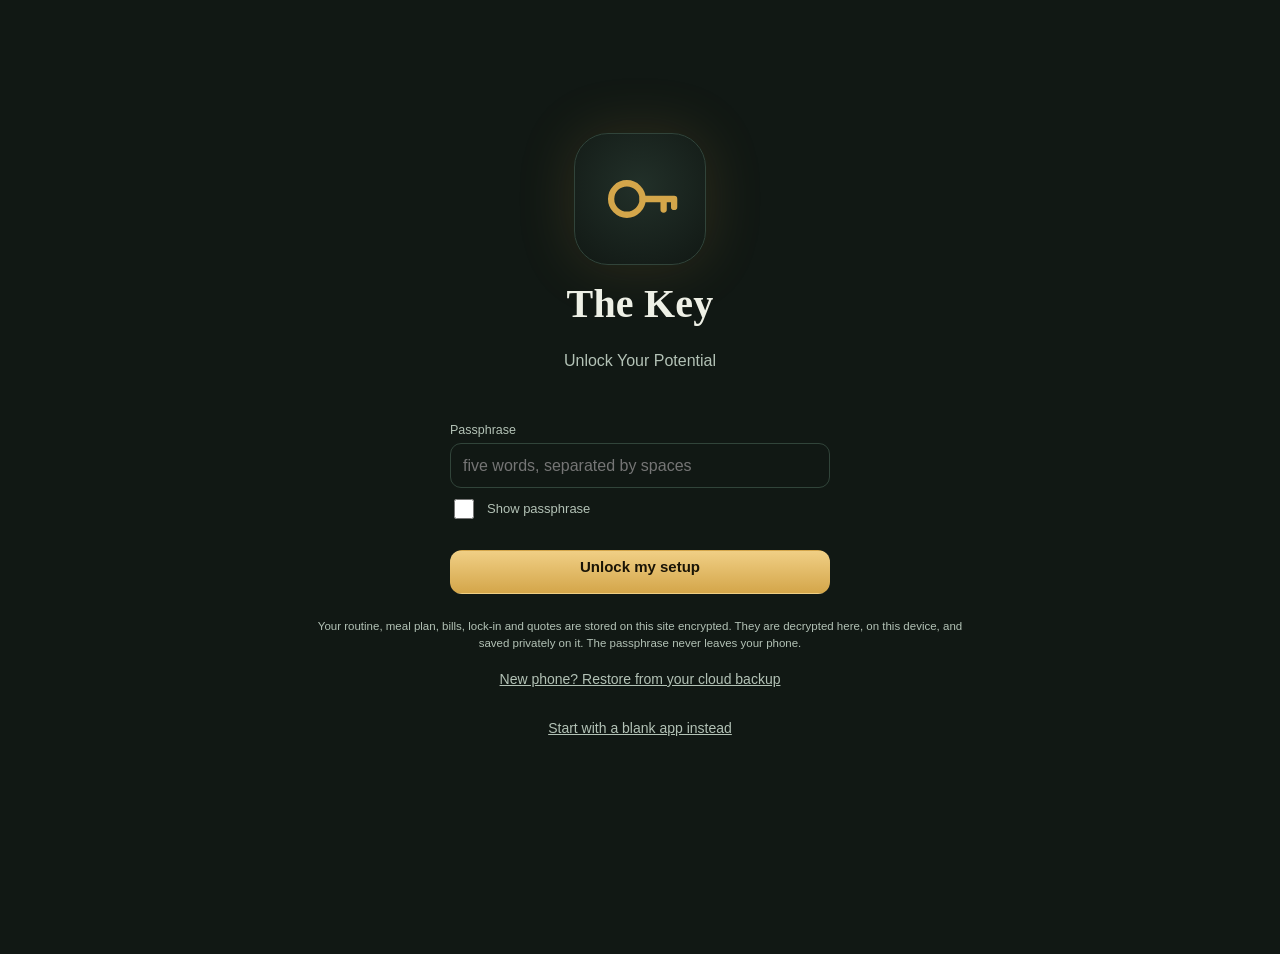
<file: index.html>
<!DOCTYPE html>
<html lang="en-GB">
<head>
  <meta charset="utf-8">
  <meta name="viewport" content="width=device-width, initial-scale=1, viewport-fit=cover">
  <title>The Key</title>
  <meta name="description" content="The Key — a private, phone-first personal operating system.">
  <meta name="theme-color" content="#111814">
  <meta name="apple-mobile-web-app-capable" content="yes">
  <meta name="mobile-web-app-capable" content="yes">
  <meta name="apple-mobile-web-app-status-bar-style" content="black-translucent">
  <meta name="apple-mobile-web-app-title" content="The Key">
  <link rel="manifest" href="manifest.webmanifest">
  <link rel="icon" type="image/png" sizes="192x192" href="icons/icon-192.png">
  <link rel="apple-touch-icon" href="icons/apple-touch-icon.png">
  <link rel="stylesheet" href="css/styles.css">
</head>
<body>
  <main id="app" aria-live="polite"></main>
  <nav class="tabs" aria-label="Main">
    <div class="inner" id="navInner"></div>
  </nav>
  <div id="overlay"></div>
  <noscript>The Key needs JavaScript enabled.</noscript>
  <script src="js/gazette.js"></script>
  <script src="js/data.js"></script>
  <script src="js/core.js"></script>
  <script src="js/discover.js"></script>
  <script src="js/app.js"></script>
</body>
</html>
</file>
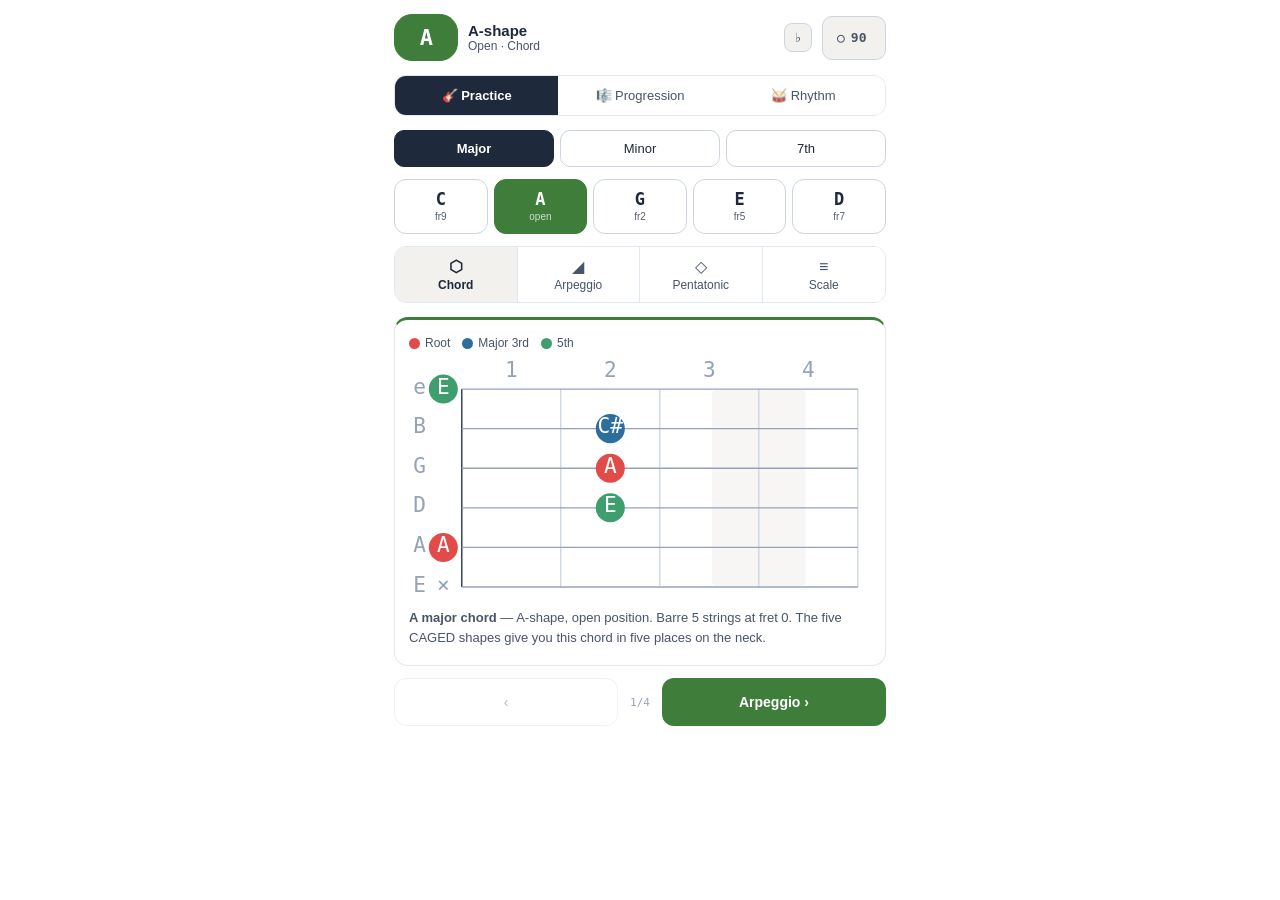
<file: guitar/index.html>
<!DOCTYPE html>
<html lang="en">
<head>
<meta charset="UTF-8"/>
<meta name="viewport" content="width=device-width,initial-scale=1,viewport-fit=cover,user-scalable=no"/>
<title>CAGED Practice</title>
<meta name="apple-mobile-web-app-capable" content="yes"/>
<meta name="apple-mobile-web-app-status-bar-style" content="default"/>
<meta name="apple-mobile-web-app-title" content="CAGED"/>
<meta name="mobile-web-app-capable" content="yes"/>
<meta name="theme-color" content="#ffffff"/>
<link rel="apple-touch-icon" href="data:image/svg+xml,%3Csvg xmlns='http://www.w3.org/2000/svg' viewBox='0 0 100 100'%3E%3Crect width='100' height='100' rx='20' fill='%233F7D3A'/%3E%3Ctext x='50' y='62' font-family='monospace' font-size='44' font-weight='800' fill='white' text-anchor='middle'%3ECAGED%3C/text%3E%3C/svg%3E"/>
<style>
*{box-sizing:border-box;margin:0;padding:0;-webkit-tap-highlight-color:transparent}
body{font-family:-apple-system,'Segoe UI',Roboto,Helvetica,Arial,sans-serif;background:#fff;color:#1e293b}
#app{max-width:520px;margin:0 auto;padding:14px 14px 40px}
button{font-family:inherit;cursor:pointer;transition:background .15s,border-color .15s,color .15s}
.mono{font-family:'SF Mono','Menlo',Consolas,monospace}

/* ── Main tabs ── */
#mainTabs{display:grid;grid-template-columns:1fr 1fr 1fr;border:.5px solid #e2e8f0;
  border-radius:12px;overflow:hidden;margin-bottom:14px}
.main-tab{padding:12px 4px;text-align:center;font-size:13px;font-weight:500;
  background:#fff;color:#475569;border:none}
.main-tab.active{background:#1e293b;color:#fff;font-weight:600}

/* ── Top bar ── */
#topbar{display:flex;align-items:center;gap:10px;margin-bottom:14px}
#keyBtn{display:flex;align-items:center;justify-content:center;padding:10px 16px;border-radius:18px;
  color:#fff;font-size:22px;font-weight:800;letter-spacing:-.5px;flex-shrink:0;min-width:64px;border:none}
#shapeLabel{font-weight:600;font-size:15px;white-space:nowrap;overflow:hidden;text-overflow:ellipsis}
#posLabel{font-size:12px;color:#475569}
#flatBtn{padding:6px 10px;border-radius:8px;font-size:13px;border:.5px solid #cbd5e1;
  background:#f3f1ee;color:#475569;flex-shrink:0}
#metBtn{display:flex;align-items:center;gap:6px;padding:8px 14px;min-height:44px;min-width:64px;border-radius:10px;touch-action:manipulation;
  font-size:13px;font-weight:600;flex-shrink:0;border:.5px solid #cbd5e1;
  background:#f3f1ee;color:#475569;position:relative}
#metBtn.running{background:#3F9E6E;color:#fff;border-color:#3F9E6E}
#metPopover{display:none;position:absolute;top:calc(100% + 6px);right:0;z-index:20;
  width:230px;padding:14px;background:#fff;border:.5px solid #cbd5e1;
  border-radius:12px;box-shadow:0 4px 16px rgba(0,0,0,.12)}
#metPopover.open{display:block}
#bpmDisplay{font-size:24px;font-weight:700;min-width:56px;text-align:center;color:#1e293b}
.met-row{display:flex;align-items:center;justify-content:center;gap:10px;margin-bottom:10px}
.met-adj{width:32px;height:32px;border-radius:8px;font-size:16px;font-weight:700;
  border:.5px solid #cbd5e1;background:#f3f1ee;color:#1e293b}
.met-adj-sm{width:26px;height:26px;border-radius:6px;font-size:14px;font-weight:700;
  border:.5px solid #cbd5e1;background:#f3f1ee;color:#1e293b}
.met-bpm-label{font-size:11px;color:#94a3b8;text-align:center;margin-bottom:10px;
  text-transform:uppercase;letter-spacing:.06em}
.met-section-label{font-size:10px;color:#94a3b8;text-transform:uppercase;
  letter-spacing:.06em;margin:12px 0 6px}
.met-btn{width:100%;padding:10px 0;border-radius:10px;font-size:13px;font-weight:600;
  border:.5px solid #cbd5e1;background:#f3f1ee;color:#1e293b;margin-bottom:0}
#subdivRow{display:flex;gap:5px;margin-bottom:0}
.subdiv-btn{flex:1;padding:8px 0;border-radius:8px;font-size:15px;
  border:.5px solid #cbd5e1;background:#fff;color:#1e293b}
.subdiv-btn.active{background:#1e293b;color:#fff;border-color:#1e293b}
.ct-row{display:flex;align-items:center;justify-content:space-between;margin-bottom:6px}
.ct-label{font-size:12px;color:#475569}
.ct-stepper{display:flex;align-items:center;gap:8px}
#barsPerChordVal{font-size:14px;font-weight:700;min-width:18px;text-align:center;color:#1e293b}
.ct-hint{font-size:10px;color:#94a3b8;line-height:1.4}
#metStartStop{width:100%;padding:14px 0;min-height:48px;touch-action:manipulation;border-radius:10px;font-size:13px;
  font-weight:600;color:#fff;border:none;background:#3F9E6E;margin-top:12px}
#metStartStop.running{background:#E14B4A}

/* ── Tab 1 styles ── */
#tab1{display:block}
#tab2{display:none}
#keyPicker{display:none;margin-bottom:14px;padding:10px;background:#f3f1ee;
  border-radius:10px;border:.5px solid #e2e8f0}
#keyPicker.open{display:block}
#keyGrid{display:grid;grid-template-columns:repeat(6,1fr);gap:6px}
.key-btn{padding:10px 0;border-radius:8px;font-size:14px;font-weight:400;
  border:.5px solid #e2e8f0;background:#fff;color:#1e293b;text-align:center}
.key-btn.active{color:#fff;font-weight:600}
#qualityBar{display:flex;gap:6px;margin-bottom:12px}
.qual-btn{flex:1;padding:10px 4px;border-radius:10px;font-size:13px;font-weight:400;
  border:.5px solid #cbd5e1;background:#fff;color:#1e293b}
.qual-btn.active{background:#1e293b;color:#fff;border-color:#1e293b;font-weight:600}
#shapeBar{display:flex;gap:6px;margin-bottom:12px}
.shape-btn{flex:1;padding:11px 4px;border-radius:12px;text-align:center;
  border:.5px solid #cbd5e1;background:#fff;color:#1e293b}
.shape-btn.active{color:#fff}
.shape-letter{font-size:17px;font-weight:700;line-height:1}
.shape-fret{font-size:10px;opacity:.75;margin-top:3px}
#stepTabs{display:grid;grid-template-columns:repeat(4,1fr);
  border:.5px solid #e2e8f0;border-radius:12px;overflow:hidden;margin-bottom:14px}
.step-tab{padding:10px 4px;text-align:center;font-size:12px;
  background:#fff;color:#475569;font-weight:400;border:none;
  border-right:.5px solid #e2e8f0}
.step-tab:last-child{border-right:none}
.step-tab.active{background:#f3f1ee;color:#1e293b;font-weight:600}
.step-icon{font-size:16px;margin-bottom:2px}
#card{background:#fff;border:.5px solid #e2e8f0;border-radius:14px;
  padding:16px 14px;margin-bottom:12px;border-top-width:3px}
#legend{display:flex;flex-wrap:wrap;gap:6px 12px;margin-bottom:10px}
.legend-dot{width:11px;height:11px;border-radius:50%;flex-shrink:0}
.legend-item{display:flex;align-items:center;gap:5px;font-size:12px;color:#475569}
#fretboard{width:100%;display:block}
#blurb{margin:10px 0 0;font-size:13px;color:#475569;line-height:1.6}
#navRow{display:grid;grid-template-columns:1fr auto 1fr;gap:8px;margin-bottom:14px}
#prevBtn{padding:15px 0;border-radius:12px;border:.5px solid #cbd5e1;
  background:#fff;color:#1e293b;font-size:14px}
#prevBtn:disabled{opacity:.3;cursor:default}
#stepCount{display:flex;align-items:center;font-size:11px;color:#94a3b8;padding:0 4px}
#nextBtn{padding:15px 0;border-radius:12px;color:#fff;font-size:14px;font-weight:600;border:none}
#neckWrap{padding:14px;background:#f3f1ee;border-radius:14px;border:.5px solid #e2e8f0}
#neckLabel{font-size:11px;color:#94a3b8;margin-bottom:8px;text-transform:uppercase;letter-spacing:.08em}
#neckMap{width:100%;display:block}

/* ── Tab 2: Progression ── */
/* Position strip */
#posStrip{display:flex;align-items:center;gap:10px;margin-bottom:16px;
  padding:12px 14px;background:#f3f1ee;border-radius:12px;border:.5px solid #e2e8f0}
#posStripLabel{font-size:11px;color:#94a3b8;text-transform:uppercase;
  letter-spacing:.08em;white-space:nowrap}
#posSliderWrap{flex:1;display:flex;flex-direction:column;gap:4px}
#posSlider{width:100%;accent-color:#1e293b}
#posSliderVal{font-size:13px;font-weight:700;color:#1e293b;text-align:center}

/* Chord view mode tabs */
#viewModeTabs{display:grid;grid-template-columns:repeat(4,1fr);
  border:.5px solid #e2e8f0;border-radius:12px;overflow:hidden;margin-bottom:14px}
.vm-tab{padding:9px 4px;text-align:center;font-size:11px;
  background:#fff;color:#475569;font-weight:400;border:none;
  border-right:.5px solid #e2e8f0}
.vm-tab:last-child{border-right:none}
.vm-tab.active{background:#1e293b;color:#fff;font-weight:600}
.vm-icon{font-size:14px;margin-bottom:1px}

/* Chord list */
#chordList{display:flex;flex-direction:column;gap:6px;margin-bottom:12px}
.prog-chord{display:flex;align-items:center;gap:8px;padding:10px 12px;
  border-radius:12px;border:1.5px solid #e2e8f0;background:#fff;
  cursor:pointer;transition:border-color .15s,background .15s}
.prog-chord.active-chord{border-width:2px}
.prog-chord-num{width:24px;height:24px;border-radius:50%;
  font-size:11px;font-weight:700;display:flex;align-items:center;
  justify-content:center;flex-shrink:0;color:#fff}
.prog-chord-info{flex:1;min-width:0}
.prog-chord-name{font-size:15px;font-weight:700}
.prog-chord-sub{font-size:11px;color:#475569;margin-top:1px}
.prog-chord-del{padding:4px 8px;border-radius:6px;border:.5px solid #e2e8f0;
  background:#f8f8f8;color:#94a3b8;font-size:12px;flex-shrink:0}

/* Add chord row */
#addProgRow{display:flex;gap:6px;margin-bottom:14px;flex-wrap:wrap}
#addKeyGrid{display:grid;grid-template-columns:repeat(6,1fr);gap:5px;
  margin-bottom:8px;padding:10px;background:#f3f1ee;border-radius:10px}
.add-key-btn{padding:8px 0;border-radius:6px;font-size:13px;border:.5px solid #e2e8f0;
  background:#fff;color:#1e293b;text-align:center}
.add-key-btn.active{background:#1e293b;color:#fff;border-color:#1e293b}
#addQualRow{display:flex;gap:5px;margin-bottom:8px}
.add-qual-btn{flex:1;padding:9px 4px;border-radius:8px;font-size:12px;font-weight:500;
  border:.5px solid #cbd5e1;background:#fff;color:#1e293b}
.add-qual-btn.active{background:#1e293b;color:#fff;border-color:#1e293b}
#addConfirmBtn{width:100%;padding:12px;border-radius:10px;border:none;
  background:#1e293b;color:#fff;font-size:14px;font-weight:600;margin-bottom:14px}
#openAddBtn{width:100%;padding:13px;border-radius:12px;border:1.5px dashed #cbd5e1;
  background:#fff;color:#475569;font-size:14px;margin-bottom:14px}
#addPanel{display:none;margin-bottom:0}
#addPanel.open{display:block}

/* Fretboard card */
#seqCard{background:#fff;border:.5px solid #e2e8f0;border-radius:14px;
  padding:16px 14px;border-top:3px solid #1e293b}
#seqLegend{display:flex;flex-wrap:wrap;gap:6px 12px;margin-bottom:10px}
#seqFretboard{width:100%;display:block}
#seqEmpty{text-align:center;padding:32px 16px;color:#94a3b8;font-size:14px;line-height:1.8}
#seqBlurb{margin-top:10px;font-size:13px;color:#475569;line-height:1.6;min-height:20px}

/* highlight/dim states on dots */
.dot-dim{opacity:0.18}
</style>
<link rel="stylesheet" href="rhythm.css"/>
</head>
<body>
<div id="app">

  <!-- Shared top bar -->
  <div id="topbar">
    <button id="keyBtn" class="mono" onclick="toggleKeyPicker()"></button>
    <div style="flex:1;min-width:0">
      <div id="shapeLabel"></div>
      <div id="posLabel"></div>
    </div>
    <button id="flatBtn" onclick="toggleFlats()">♭</button>
    <div id="metWrap" style="position:relative;flex-shrink:0">
      <button id="metBtn" class="mono" onclick="event.stopPropagation();toggleMetPopover()">
        <span id="metDot">○</span><span id="metBpmLabel">90</span>
      </button>
      <div id="metPopover">
        <div class="met-row">
          <button class="met-adj" onclick="adjustBpm(-1)">–</button>
          <div id="bpmDisplay" class="mono">90</div>
          <button class="met-adj" onclick="adjustBpm(1)">+</button>
        </div>
        <div class="met-bpm-label mono">BPM</div>
        <button class="met-btn" onclick="tapTempo()">Tap tempo</button>

        <div class="met-section-label mono">Subdivision</div>
        <div id="subdivRow">
          <button class="subdiv-btn active" onclick="setSubdiv(1)">♩</button>
          <button class="subdiv-btn" onclick="setSubdiv(2)">♪♪</button>
          <button class="subdiv-btn" onclick="setSubdiv(3)">³</button>
        </div>

        <div id="changeTimerBlock">
          <div class="met-section-label mono">Auto chord change</div>
          <div class="ct-row">
            <span class="ct-label">Bars per chord</span>
            <div class="ct-stepper">
              <button class="met-adj-sm" onclick="adjustBarsPerChord(-1)">–</button>
              <span id="barsPerChordVal" class="mono">1</span>
              <button class="met-adj-sm" onclick="adjustBarsPerChord(1)">+</button>
            </div>
          </div>
          <div class="ct-hint" id="ctHint">Cycles your progression as the metronome plays</div>
        </div>

        <button id="metStartStop" onclick="toggleMetronome()">Start</button>
      </div>
    </div>
  </div>

  <!-- Main tab switcher -->
  <div id="mainTabs">
    <button class="main-tab active" onclick="switchMainTab(0)">🎸 Practice</button>
    <button class="main-tab" onclick="switchMainTab(1)">🎼 Progression</button>
    <button class="main-tab" onclick="switchMainTab(2)">🥁 Rhythm</button>
  </div>

  <!-- ══ TAB 1: PRACTICE ══ -->
  <div id="tab1">
    <div id="keyPicker"><div id="keyGrid"></div></div>
    <div id="qualityBar">
      <button class="qual-btn" onclick="setQuality('major')">Major</button>
      <button class="qual-btn" onclick="setQuality('minor')">Minor</button>
      <button class="qual-btn" onclick="setQuality('dom7')">7th</button>
    </div>
    <div id="shapeBar"></div>
    <div id="stepTabs">
      <button class="step-tab" onclick="setStep(0)"><div class="step-icon">⬡</div>Chord</button>
      <button class="step-tab" onclick="setStep(1)"><div class="step-icon">◢</div>Arpeggio</button>
      <button class="step-tab" onclick="setStep(2)"><div class="step-icon">◇</div>Pentatonic</button>
      <button class="step-tab" onclick="setStep(3)"><div class="step-icon">≡</div>Scale</button>
    </div>
    <div id="card">
      <div id="legend"></div>
      <svg id="fretboard" viewBox="0 0 350 178"></svg>
      <p id="blurb"></p>
    </div>
    <div id="navRow">
      <button id="prevBtn" onclick="goPrev()">‹</button>
      <div id="stepCount" class="mono">1/4</div>
      <button id="nextBtn" onclick="goNext()"></button>
    </div>
  </div>

  <!-- ══ TAB 2: PROGRESSION ══ -->
  <div id="tab2">

    <!-- Position picker -->
    <div id="posStrip">
      <div id="posStripLabel" class="mono">Position</div>
      <div id="posSliderWrap">
        <input id="posSlider" type="range" min="0" max="12" step="1" value="0"
          oninput="setNeckPosition(+this.value)"/>
        <div id="posSliderVal">Open position</div>
      </div>
    </div>

    <!-- View mode: what to show per chord -->
    <div id="viewModeTabs">
      <button class="vm-tab active" onclick="setViewMode(0)"><div class="vm-icon">⬡</div>Chord</button>
      <button class="vm-tab" onclick="setViewMode(1)"><div class="vm-icon">◢</div>Arpeggio</button>
      <button class="vm-tab" onclick="setViewMode(2)"><div class="vm-icon">◇</div>Pentatonic</button>
      <button class="vm-tab" onclick="setViewMode(3)"><div class="vm-icon">≡</div>Scale</button>
    </div>

    <!-- Chord list -->
    <div id="chordList"></div>

    <!-- Add chord panel -->
    <button id="openAddBtn" onclick="toggleAddPanel()">+ Add chord</button>
    <div id="addPanel">
      <div id="addKeyGrid"></div>
      <div id="addQualRow">
        <button class="add-qual-btn active" onclick="selectAddQual('major')">Major</button>
        <button class="add-qual-btn" onclick="selectAddQual('minor')">Minor</button>
        <button class="add-qual-btn" onclick="selectAddQual('dom7')">7th</button>
      </div>
      <button id="addConfirmBtn" onclick="confirmAddChord()">Add chord</button>
    </div>

    <!-- Fretboard -->
    <div id="seqCard">
      <div id="seqLegend"></div>
      <svg id="seqFretboard"></svg>
      <div id="seqEmpty">Add chords above, then tap one to focus on it</div>
      <div id="seqBlurb"></div>
    </div>

  </div>

  <!-- ══ TAB 3: RHYTHM TRAINER (built by rhythm.js) ══ -->
  <div id="tab3"></div>
</div>

<script>
// ═══════════════════════════════════════════════════
// MUSIC THEORY
// ═══════════════════════════════════════════════════
const NOTE_DISPLAY=["C","C#","D","D#","E","F","F#","G","G#","A","Bb","B"];
const ENHARMONIC={"C#":"Db","D#":"Eb","F#":"Gb","G#":"Ab","A#":"Bb"};
const STRING_SEMI=[4,11,7,2,9,4];
const STRING_NAMES=['e','B','G','D','A','E'];
function semiToName(n){return NOTE_DISPLAY[((n%12)+12)%12];}

const QUALITIES={
  major:{label:'Major',suffix:'',arpeggio:[0,4,7],arpNames:['R','M3','5'],
    scale:[0,2,4,5,7,9,11],scaleNames:['R','2','M3','4','5','M6','M7'],
    scaleLabel:'Major scale',scaleShort:'Major scale',pentaShort:'Maj. pent.'},
  minor:{label:'Minor',suffix:'m',arpeggio:[0,3,7],arpNames:['R','m3','5'],
    scale:[0,2,3,5,7,8,10],scaleNames:['R','2','m3','4','5','m6','m7'],
    scaleLabel:'Natural minor scale',scaleShort:'Nat. minor',pentaShort:'Min. pent.'},
  dom7:{label:'7th',suffix:'7',arpeggio:[0,4,7,10],arpNames:['R','M3','5','b7'],
    scale:[0,3,5,6,7,10],scaleNames:['R','m3','4','b5','5','b7'],
    scaleLabel:'Blues scale',scaleShort:'Blues scale',pentaShort:'Min. pent.'},
};
const MINOR_PENTA_IV=[0,3,5,7,10],MINOR_PENTA=['R','m3','4','5','m7'];
const MAJOR_PENTA_IV=[0,2,4,7,9],MAJOR_PENTA=['R','2','M3','5','M6'];

const CAGED_SHAPES={
  C:{label:"C-shape",color:"#2D6E9E",rootStr:4,rootFretOffset:3,barreStr:null,scaleWindow:5,
    chords:{major:[{str:4,rf:3,type:'R'},{str:3,rf:2,type:'M3'},{str:2,rf:0,type:'5'},{str:1,rf:1,type:'R'},{str:0,rf:0,type:'M3'}],
      minor:[{str:4,rf:3,type:'R'},{str:3,rf:1,type:'m3'},{str:2,rf:0,type:'5'},{str:1,rf:1,type:'R'}],
      dom7:[{str:4,rf:3,type:'R'},{str:3,rf:2,type:'M3'},{str:2,rf:3,type:'b7'},{str:1,rf:1,type:'R'},{str:0,rf:0,type:'M3'}]}},
  A:{label:"A-shape",color:"#3F7D3A",rootStr:4,rootFretOffset:0,barreStr:5,scaleWindow:4,
    chords:{major:[{str:4,rf:0,type:'R'},{str:3,rf:2,type:'5'},{str:2,rf:2,type:'R'},{str:1,rf:2,type:'M3'},{str:0,rf:0,type:'5'}],
      minor:[{str:4,rf:0,type:'R'},{str:3,rf:2,type:'5'},{str:2,rf:2,type:'R'},{str:1,rf:1,type:'m3'},{str:0,rf:0,type:'5'}],
      dom7:[{str:4,rf:0,type:'R'},{str:3,rf:2,type:'5'},{str:2,rf:0,type:'b7'},{str:1,rf:2,type:'M3'},{str:0,rf:0,type:'5'}]}},
  G:{label:"G-shape",color:"#C17817",rootStr:5,rootFretOffset:3,barreStr:null,scaleWindow:5,
    chords:{major:[{str:5,rf:3,type:'R'},{str:4,rf:2,type:'M3'},{str:3,rf:0,type:'5'},{str:2,rf:0,type:'R'},{str:1,rf:0,type:'M3'},{str:0,rf:3,type:'R'}],
      minor:[{str:5,rf:3,type:'R'},{str:4,rf:1,type:'m3'},{str:3,rf:0,type:'5'},{str:2,rf:0,type:'R'},{str:0,rf:3,type:'R'}],
      dom7:[{str:5,rf:3,type:'R'},{str:4,rf:2,type:'M3'},{str:3,rf:0,type:'5'},{str:2,rf:0,type:'R'},{str:1,rf:0,type:'M3'},{str:0,rf:1,type:'b7'}]}},
  E:{label:"E-shape",color:"#6B4FA0",rootStr:5,rootFretOffset:0,barreStr:6,scaleWindow:5,
    chords:{major:[{str:5,rf:0,type:'R'},{str:4,rf:2,type:'5'},{str:3,rf:2,type:'R'},{str:2,rf:1,type:'M3'},{str:1,rf:0,type:'5'},{str:0,rf:0,type:'R'}],
      minor:[{str:5,rf:0,type:'R'},{str:4,rf:2,type:'5'},{str:3,rf:2,type:'R'},{str:2,rf:0,type:'m3'},{str:1,rf:0,type:'5'},{str:0,rf:0,type:'R'}],
      dom7:[{str:5,rf:0,type:'R'},{str:4,rf:2,type:'5'},{str:3,rf:0,type:'b7'},{str:2,rf:1,type:'M3'},{str:1,rf:0,type:'5'},{str:0,rf:0,type:'R'}]}},
  D:{label:"D-shape",color:"#B8442C",rootStr:3,rootFretOffset:0,barreStr:null,scaleWindow:5,
    chords:{major:[{str:3,rf:0,type:'R'},{str:2,rf:2,type:'5'},{str:1,rf:3,type:'R'},{str:0,rf:2,type:'M3'}],
      minor:[{str:3,rf:0,type:'R'},{str:2,rf:2,type:'5'},{str:1,rf:3,type:'R'},{str:0,rf:1,type:'m3'}],
      dom7:[{str:3,rf:0,type:'R'},{str:2,rf:2,type:'5'},{str:1,rf:1,type:'b7'},{str:0,rf:2,type:'M3'}]}},
};
const SHAPES=['C','A','G','E','D'];
const SEQ_COLORS=['#E14B4A','#2D6E9E','#3F9E6E','#C17817','#6B4FA0','#B8442C'];
const INTERVAL_COLORS={R:'#E14B4A','2':'#D4A017',m3:'#B8442C',M3:'#2D6E9E','4':'#5C6BC0',
  b5:'#A23E8C','5':'#3F9E6E',P5:'#3F9E6E',m6:'#8A6D3B',M6:'#2BA89A','6':'#2BA89A',
  m7:'#C17817',b7:'#C17817','7':'#C17817',M7:'#6B4FA0'};
function getColor(t){return INTERVAL_COLORS[t]||'#888780';}

// ═══════════════════════════════════════════════════
// SHARED HELPERS
// ═══════════════════════════════════════════════════
function getBaseFret(ki,sn){
  const sh=CAGED_SHAPES[sn];
  let rf=((ki-STRING_SEMI[sh.rootStr])%12+12)%12;
  let bf=rf-sh.rootFretOffset; if(bf<0)bf+=12; return bf;
}

// Find the best-fitting CAGED shape for a chord (keyIdx, quality)
// at a given neck position (target fret). Returns the shape whose
// base fret is closest to (and not more than 2 frets above) targetFret.
function bestShapeForPosition(ki,targetFret){
  let best=null,bestDist=999;
  SHAPES.forEach(s=>{
    const bf=getBaseFret(ki,s);
    // distance: how far is the shape's window from targetFret
    // shape window runs bf-1 .. bf+scaleWindow
    const winStart=bf===0?0:Math.max(0,bf-1);
    const dist=Math.abs(winStart-targetFret);
    if(dist<bestDist){bestDist=dist;best=s;}
  });
  return best;
}

// Generate all notes of a set of intervals within a fret window [fMin..fMax]
function notesInWindow(ki,intervals,fMin,fMax){
  const dots=[];
  for(let str=0;str<6;str++){
    const ss=STRING_SEMI[str];
    for(let f=fMin;f<=fMax;f++){
      const note=((ss+f)%12+12)%12;
      const iv=((note-ki)%12+12)%12;
      const idx=intervals.indexOf(iv);
      if(idx!==-1)dots.push({str,fret:f,noteName:semiToName(note),ivIdx:idx,semi:iv});
    }
  }
  return dots;
}

// Is this semitone interval a "strong" chord tone (root or 3rd)?
function isStrongTone(semi){
  return semi===0||semi===3||semi===4; // root, minor 3rd, major 3rd
}

// Chord voicing dots (from CAGED shape definition)
function getChordVoicing(ki,sn,qk){
  const sh=CAGED_SHAPES[sn],bf=getBaseFret(ki,sn),byStr={};
  sh.chords[qk].forEach(d=>{
    const fret=bf+d.rf,note=((STRING_SEMI[d.str]+fret)%12+12)%12;
    byStr[d.str]={...d,fret,noteName:semiToName(note)};
  });
  return Array.from({length:6},(_,s)=>{
    const d=byStr[s];
    if(!d)return{status:'mute',str:s};
    if(d.fret===0)return{status:'open',str:s,dot:d};
    return{status:'fret',str:s,dot:d};
  });
}

// ═══════════════════════════════════════════════════
// SVG HELPERS
// ═══════════════════════════════════════════════════
const NS='http://www.w3.org/2000/svg';
function svgEl(tag,attrs){
  const el=document.createElementNS(NS,tag);
  for(const[k,v]of Object.entries(attrs))el.setAttribute(k,v);
  return el;
}
function svgTxt(x,y,txt,attrs){
  const el=svgEl('text',{x,y,'text-anchor':'middle',
    'font-family':"'SF Mono',Menlo,Consolas,monospace",...attrs});
  el.textContent=String(txt); return el;
}

// ═══════════════════════════════════════════════════
// SHARED FRETBOARD DRAW PRIMITIVES
// ═══════════════════════════════════════════════════
function drawNeck(svg,displayStart,numFrets,strH,PT,PL,PR,PB,VW){
  const STR_COUNT=6,fretW=(VW-PL-PR)/numFrets;
  const VH=PT+(STR_COUNT-1)*strH+PB;
  svg.setAttribute('viewBox',`0 0 ${VW} ${VH}`);
  svg.innerHTML='';
  const isOpen=displayStart===0;
  const MARKERS=new Set([3,5,7,9,12,15,17,19,21,24]);
  // fret numbers
  for(let i=0;i<numFrets;i++){
    const f=isOpen?i+1:displayStart+i;
    if(f>0)svg.appendChild(svgTxt(PL+(i+.5)*fretW,13,f,{fontSize:9.5,fill:'#94a3b8'}));
  }
  // markers
  for(let i=1;i<=numFrets;i++){
    if(MARKERS.has(displayStart+i))
      svg.appendChild(svgEl('rect',{x:PL+(i-.5)*fretW+2,y:PT+1,
        width:fretW-4,height:(STR_COUNT-1)*strH-2,rx:3,fill:'#f3f1ee',opacity:.6}));
  }
  // fret lines
  for(let i=0;i<=numFrets;i++){
    const x=PL+i*fretW,nut=i===0&&isOpen;
    svg.appendChild(svgEl('line',{x1:x,y1:PT,x2:x,y2:PT+(STR_COUNT-1)*strH,
      stroke:nut?'#1e293b':'#cbd5e1',strokeWidth:nut?3.5:.75}));
  }
  // strings + labels
  for(let s=0;s<STR_COUNT;s++){
    svg.appendChild(svgEl('line',{x1:PL,y1:PT+s*strH,x2:PL+numFrets*fretW,y2:PT+s*strH,
      stroke:'#94a3b8',strokeWidth:.5+s*.3}));
    svg.appendChild(svgTxt(8,PT+s*strH+3.5,STRING_NAMES[s],{fontSize:10,fill:'#94a3b8'}));
  }
  return {fretW,VH,isOpen};
}

function fretX(fret,displayStart,isOpen,PL,fretW){
  if(fret===0)return PL-14;
  const offset=isOpen?1:displayStart;
  return PL+(fret-offset+.5)*fretW;
}

// ═══════════════════════════════════════════════════
// TAB 1 STATE & RENDER
// ═══════════════════════════════════════════════════
let keyIdx=9,shape='A',quality='major',step=0,useFlats=false,mainTab=0;

function generateDots(ki,sn,intervals,names){
  const sh=CAGED_SHAPES[sn],bf=getBaseFret(ki,sn),win=sh.scaleWindow,dots=[];
  for(let str=0;str<6;str++){
    const ss=STRING_SEMI[str],start=bf===0?0:bf-1;
    for(let f=start;f<=start+win+1;f++){
      const note=((ss+f)%12+12)%12,iv=((note-ki)%12+12)%12,idx=intervals.indexOf(iv);
      if(idx!==-1)dots.push({str,fret:f,type:names[idx],noteName:semiToName(note)});
    }
  }
  return dots;
}

function renderFretboard(voicing,dots,baseFret,barreStr,numFrets){
  const svg=document.getElementById('fretboard');
  const VW=350,PL=40,PR=10,PT=22,PB=8,STR_COUNT=6,strH=30;
  const displayStart=voicing?baseFret:(baseFret===0?0:Math.max(0,baseFret-1));
  const {fretW,VH,isOpen}=drawNeck(svg,displayStart,numFrets,strH,PT,PL,PR,PB,VW);
  const openZoneX=PL-14;

  let rdots=[],muted=[];
  if(voicing){
    voicing.forEach(s=>{
      if(s.status==='fret')rdots.push({str:s.str,fret:s.dot.fret,label:s.dot.noteName,col:null,type:s.dot.type});
      else if(s.status==='open')rdots.push({str:s.str,fret:0,label:s.dot.noteName,col:null,type:s.dot.type});
      else muted.push(s.str);
    });
  } else if(dots){
    dots.forEach(d=>rdots.push({str:d.str,fret:d.fret,label:d.noteName,col:null,type:d.type}));
  }
  muted.forEach(s=>svg.appendChild(svgTxt(openZoneX,PT+s*strH+4,'×',{fontSize:12,fill:'#94a3b8'})));
  if(barreStr&&barreStr<=6&&baseFret>0){
    const x=PL+.5*fretW,s0=barreStr===6?0:1,y1=PT+s0*strH,y2=PT+(STR_COUNT-1)*strH;
    svg.appendChild(svgEl('rect',{x:x-8,y:y1-3,width:16,height:y2-y1+6,rx:8,fill:'#475569',opacity:.28}));
  }
  rdots.forEach(d=>{
    const x=fretX(d.fret,displayStart,isOpen,PL,fretW);
    if(x<PL-20||x>PL+numFrets*fretW+4)return;
    const y=PT+d.str*strH,col=d.col||getColor(d.type);
    svg.appendChild(svgEl('circle',{cx:x,cy:y,r:11,fill:col}));
    svg.appendChild(svgTxt(x,y+3.5,d.label||'',{fontSize:9,fontWeight:700,fill:'white'}));
  });
}

function renderLegend(items){
  const el=document.getElementById('legend');el.innerHTML='';
  items.forEach(({label,type})=>{
    const div=document.createElement('div');div.className='legend-item';
    div.innerHTML=`<div class="legend-dot" style="background:${getColor(type)}"></div><span>${label}</span>`;
    el.appendChild(div);
  });
}

function renderNeckMap(){
  const svg=document.getElementById('neckMap');if(!svg)return;svg.innerHTML='';
  const maxFret=18,VW=350,PL=24,PR=10,PT=8,PB=16,strH=14.5,STR_COUNT=6;
  const VH=PT+(STR_COUNT-1)*strH+PB;svg.setAttribute('viewBox',`0 0 ${VW} ${VH}`);
  const ftX=f=>PL+(f/maxFret)*(VW-PL-PR);
  svg.appendChild(svgEl('line',{x1:PL,y1:PT-3,x2:PL,y2:PT+(STR_COUNT-1)*strH+3,stroke:'#475569',strokeWidth:2.5}));
  [3,5,7,9,12,15,17].forEach(f=>svg.appendChild(svgEl('line',{x1:ftX(f),y1:PT,x2:ftX(f),y2:PT+(STR_COUNT-1)*strH,stroke:'#e2e8f0',strokeWidth:.5,'stroke-dasharray':'2,2'})));
  for(let s=0;s<STR_COUNT;s++){
    svg.appendChild(svgEl('line',{x1:PL,y1:PT+s*strH,x2:VW-PR,y2:PT+s*strH,stroke:'#94a3b8',strokeWidth:.5+s*.25}));
    svg.appendChild(svgTxt(PL-9,PT+s*strH+3,STRING_NAMES[s],{fontSize:8.5,fill:'#94a3b8'}));
  }
  SHAPES.forEach(s=>{
    const pos=getBaseFret(keyIdx,s),sh=CAGED_SHAPES[s],x=ftX(pos),y=PT+sh.rootStr*strH,active=s===shape;
    const w=active?27:20,h=active?17:13;
    const r=svgEl('rect',{x:x-w/2,y:y-h/2,width:w,height:h,rx:4,fill:sh.color,stroke:active?'#fff':'none','stroke-width':active?1.5:0,cursor:'pointer'});
    r.addEventListener('click',()=>selectShape(s));svg.appendChild(r);
    const t=svgTxt(x,y+3.5,s,{fontSize:active?10.5:9,fontWeight:700,fill:'white',cursor:'pointer'});
    t.addEventListener('click',()=>selectShape(s));svg.appendChild(t);
  });
  [3,5,7,9,12,15].forEach(f=>svg.appendChild(svgTxt(ftX(f),VH-4,f,{fontSize:8.5,fill:'#94a3b8'})));
}

function getStepLabel(){
  const q=QUALITIES[quality];
  if(step===3)return q.scaleShort;if(step===2)return q.pentaShort;
  return ['Chord','Arpeggio','Pentatonic','Scale'][step];
}

function render(){
  const sh=CAGED_SHAPES[shape],q=QUALITIES[quality],bf=getBaseFret(keyIdx,shape);
  const kn=NOTE_DISPLAY[keyIdx],dn=useFlats&&ENHARMONIC[kn]?ENHARMONIC[kn]:kn;
  const sym=dn+q.suffix,col=sh.color,posLbl=bf===0?'Open':`Fret ${bf}`;
  document.getElementById('keyBtn').textContent=sym;
  document.getElementById('keyBtn').style.cssText=`background:${col};border:1.5px solid ${col}`;
  document.getElementById('shapeLabel').textContent=sh.label;
  document.getElementById('posLabel').textContent=`${posLbl} · ${getStepLabel()}`;
  document.getElementById('flatBtn').textContent=useFlats?'♯':'♭';
  document.getElementById('card').style.borderTopColor=col;
  // key grid
  const kg=document.getElementById('keyGrid');kg.innerHTML='';
  for(let i=0;i<12;i++){
    const n=NOTE_DISPLAY[i],disp=useFlats&&ENHARMONIC[n]?ENHARMONIC[n]:n;
    const b=document.createElement('button');b.className='key-btn mono'+(i===keyIdx?' active':'');
    b.textContent=disp;if(i===keyIdx){b.style.background=col;b.style.borderColor=col;}
    b.onclick=()=>{keyIdx=i;document.getElementById('keyPicker').classList.remove('open');render();};
    kg.appendChild(b);
  }
  document.querySelectorAll('.qual-btn').forEach((b,i)=>b.classList.toggle('active',['major','minor','dom7'][i]===quality));
  const sb=document.getElementById('shapeBar');sb.innerHTML='';
  SHAPES.forEach(s=>{
    const pos=getBaseFret(keyIdx,s),active=s===shape,c=CAGED_SHAPES[s].color;
    const b=document.createElement('button');b.className='shape-btn'+(active?' active':'');
    if(active){b.style.background=c;b.style.borderColor=c;}
    b.innerHTML=`<div class="shape-letter mono">${s}</div><div class="shape-fret">${pos===0?'open':'fr'+pos}</div>`;
    b.onclick=()=>selectShape(s);sb.appendChild(b);
  });
  document.querySelectorAll('.step-tab').forEach((b,i)=>b.classList.toggle('active',i===step));
  // fretboard
  const blurb=document.getElementById('blurb');
  if(step===0){
    const v=getChordVoicing(keyIdx,shape,quality);
    renderLegend(quality==='dom7'?[{label:'Root',type:'R'},{label:'Major 3rd',type:'M3'},{label:'5th',type:'5'},{label:'b7',type:'b7'}]:quality==='minor'?[{label:'Root',type:'R'},{label:'Minor 3rd',type:'m3'},{label:'5th',type:'5'}]:[{label:'Root',type:'R'},{label:'Major 3rd',type:'M3'},{label:'5th',type:'5'}]);
    renderFretboard(v,null,bf,sh.barreStr,sh.scaleWindow);
    const cn=quality==='major'?`${kn} major`:quality==='minor'?`${kn} minor`:`${kn}7`;
    blurb.innerHTML=`<strong>${cn} chord</strong> — ${sh.label}, ${bf===0?'open position':'fret '+bf}. ${sh.barreStr?`Barre ${sh.barreStr===6?'all 6':'5'} strings at fret ${bf}. `:''}${quality==='dom7'?'Built from a major triad plus a flatted 7th.':quality==='minor'?'3rd dropped a half-step from the major version.':'The five CAGED shapes give you this chord in five places on the neck.'}`;
  } else if(step===1){
    const dots=generateDots(keyIdx,shape,q.arpeggio,q.arpNames),nn=q.arpeggio.map(iv=>semiToName(keyIdx+iv));
    renderLegend(q.arpNames.map((nm,i)=>({label:`${nm} (${nn[i]})`,type:nm})));
    renderFretboard(null,dots,bf,null,sh.scaleWindow);
    blurb.innerHTML=`<strong>${kn} ${quality==='major'?'major arpeggio':quality==='minor'?'minor arpeggio':'7 arpeggio'}</strong> — ${nn.join(' – ')}.`;
  } else if(step===2){
    const isMaj=quality==='major',piv=isMaj?MAJOR_PENTA_IV:MINOR_PENTA_IV,pn=isMaj?MAJOR_PENTA:MINOR_PENTA;
    const dots=generateDots(keyIdx,shape,piv,pn),nn=piv.map(i=>semiToName(keyIdx+i));
    renderLegend(pn.map((nm,i)=>({label:`${nm} (${nn[i]})`,type:nm})));
    renderFretboard(null,dots,bf,null,sh.scaleWindow);
    blurb.innerHTML=`<strong>${kn} ${isMaj?'major pentatonic':'minor pentatonic'}</strong> — ${nn.join(' – ')}.`;
  } else {
    const dots=generateDots(keyIdx,shape,q.scale,q.scaleNames),nn=q.scale.map(iv=>semiToName(keyIdx+iv));
    renderLegend(q.scaleNames.map(nm=>({label:nm,type:nm})));
    renderFretboard(null,dots,bf,null,sh.scaleWindow);
    blurb.innerHTML=`<strong>${kn} ${q.scaleLabel.toLowerCase()}</strong> — ${nn.join(' – ')}.`;
  }
  document.getElementById('prevBtn').disabled=step===0;
  document.getElementById('prevBtn').textContent=`‹ ${step>0?['Chord','Arpeggio','Pentatonic','Scale'][step-1]:''}`;
  document.getElementById('stepCount').textContent=`${step+1}/4`;
  const nb=document.getElementById('nextBtn');nb.style.background=col;nb.style.borderColor=col;
  nb.textContent=step<3?['Arpeggio','Pentatonic','Scale',''][step]+' ›':SHAPES[(SHAPES.indexOf(shape)+1)%5]+'-shape ›';
}

function setQuality(q){quality=q;render();}
function selectShape(s){shape=s;step=0;render();}
function setStep(s){step=s;render();}
function toggleFlats(){useFlats=!useFlats;render();renderProgression();}
function toggleKeyPicker(){document.getElementById('keyPicker').classList.toggle('open');render();}
function goPrev(){if(step>0){step--;render();}}
function goNext(){if(step<3){step++;render();}else{shape=SHAPES[(SHAPES.indexOf(shape)+1)%5];step=0;render();}}

// ═══════════════════════════════════════════════════
// TAB 2: PROGRESSION STATE
// ═══════════════════════════════════════════════════
let neckPosition=0;   // fret number the window starts at (0=open)
let viewMode=0;       // 0=chord 1=arp 2=penta 3=scale
let progChords=[];    // [{id,keyIdx,quality}]
let focusedChordId=null; // null = show all equally
let addKeyIdx=9;
let addQuality='major';
let addPanelOpen=false;
let progIdCounter=0;

const WINDOW_FRETS=5; // how many frets to show

function setNeckPosition(val){
  neckPosition=val;
  const lbl=val===0?'Open position':`Around fret ${val}`;
  document.getElementById('posSliderVal').textContent=lbl;
  renderProgression();
}

function setViewMode(m){
  viewMode=m;
  document.querySelectorAll('.vm-tab').forEach((b,i)=>b.classList.toggle('active',i===m));
  renderProgression();
}

function toggleAddPanel(){
  addPanelOpen=!addPanelOpen;
  document.getElementById('addPanel').classList.toggle('open',addPanelOpen);
  document.getElementById('openAddBtn').textContent=addPanelOpen?'✕ Cancel':'+ Add chord';
  if(addPanelOpen)buildAddKeyGrid();
}

function buildAddKeyGrid(){
  const el=document.getElementById('addKeyGrid');el.innerHTML='';
  for(let i=0;i<12;i++){
    const n=NOTE_DISPLAY[i],disp=useFlats&&ENHARMONIC[n]?ENHARMONIC[n]:n;
    const b=document.createElement('button');b.className='add-key-btn mono'+(i===addKeyIdx?' active':'');
    b.textContent=disp;b.onclick=()=>selectAddKey(i);el.appendChild(b);
  }
}

function selectAddKey(i){
  addKeyIdx=i;buildAddKeyGrid();
}
function selectAddQual(q){
  addQuality=q;
  document.querySelectorAll('.add-qual-btn').forEach((b,i)=>{
    const qk=['major','minor','dom7'][i];
    b.classList.toggle('active',qk===q);
  });
}
function confirmAddChord(){
  if(progChords.length>=6)return;
  progChords.push({id:progIdCounter++,keyIdx:addKeyIdx,quality:addQuality});
  if(focusedChordId===null&&progChords.length===1)focusedChordId=progChords[0].id;
  toggleAddPanel();
  renderChordList();
  renderProgression();
}
function removeProgChord(id){
  progChords=progChords.filter(c=>c.id!==id);
  if(focusedChordId===id)focusedChordId=progChords.length?progChords[0].id:null;
  renderChordList();
  renderProgression();
}
function focusChord(id){
  focusedChordId=(focusedChordId===id)?null:id; // tap again to unfocus (show all)
  renderChordList();
  renderProgression();
}

function chordDisplayName(c){
  const n=NOTE_DISPLAY[c.keyIdx],dn=useFlats&&ENHARMONIC[n]?ENHARMONIC[n]:n;
  return dn+QUALITIES[c.quality].suffix;
}

// Relative major/minor of a chord. Major's relative minor is down 3 semitones;
// minor's relative major is up 3 semitones. (7th chords treated as major-ish.)
function relativeKeyName(c){
  let relIdx,relSuffix;
  if(c.quality==='minor'){
    relIdx=(c.keyIdx+3)%12; relSuffix=''; // relative major
  } else {
    relIdx=(c.keyIdx+9)%12; relSuffix='m'; // relative minor (down 3 = up 9)
  }
  const n=NOTE_DISPLAY[relIdx],dn=useFlats&&ENHARMONIC[n]?ENHARMONIC[n]:n;
  return dn+relSuffix;
}

function renderChordList(){
  const el=document.getElementById('chordList');el.innerHTML='';
  progChords.forEach((c,si)=>{
    const color=SEQ_COLORS[si%SEQ_COLORS.length];
    const focused=focusedChordId===c.id;
    // Find which shape & fret this chord sits at in current position
    const sh=bestShapeForPosition(c.keyIdx,neckPosition);
    const bf=getBaseFret(c.keyIdx,sh);
    const posStr=bf===0?'open pos':`fret ${bf}`;
    const shapeName=CAGED_SHAPES[sh].label;
    const rel=relativeKeyName(c);

    const div=document.createElement('div');
    div.className='prog-chord'+(focused?' active-chord':'');
    div.style.borderColor=focused?color:'#e2e8f0';
    div.style.background=focused?color+'0f':'#fff';
    div.innerHTML=`
      <div class="prog-chord-num" style="background:${color}">${si+1}</div>
      <div class="prog-chord-info">
        <div class="prog-chord-name mono" style="color:${focused?color:'#1e293b'}">${chordDisplayName(c)}</div>
        <div class="prog-chord-sub">${shapeName} · ${posStr} · rel. ${rel}</div>
      </div>
      <button class="prog-chord-del" onclick="event.stopPropagation();removeProgChord(${c.id})">✕</button>
    `;
    div.onclick=()=>focusChord(c.id);
    el.appendChild(div);
  });
}

// ── Get the notes to show for a chord in the current window & viewMode
function getDotsForChord(c){
  const q=QUALITIES[c.quality];
  const sh=bestShapeForPosition(c.keyIdx,neckPosition);
  const bf=getBaseFret(c.keyIdx,sh);
  // Window: neckPosition to neckPosition+WINDOW_FRETS, or 0..WINDOW_FRETS for open
  const winStart=neckPosition===0?0:neckPosition;
  const winEnd=winStart+WINDOW_FRETS;

  if(viewMode===0){
    // Chord: use CAGED voicing; include open strings (fret 0) always,
    // and fretted notes within a generous window around the position
    const voicing=getChordVoicing(c.keyIdx,sh,c.quality);
    const dots=[];
    voicing.forEach(s=>{
      if(s.status==='fret'||s.status==='open'){
        const f=s.dot.fret;
        // show open strings always; show fretted notes within position window (±1 fret tolerance)
        if(f===0||(f>=Math.max(0,winStart-1)&&f<=winEnd+1)){
          const note=((STRING_SEMI[s.str]+f)%12+12)%12;
          const semi=((note-c.keyIdx)%12+12)%12;
          dots.push({str:s.str,fret:f,noteName:s.dot.noteName,semi});
        }
      }
    });
    return dots;
  }

  let intervals,names;
  if(viewMode===1){intervals=q.arpeggio;names=q.arpNames;}
  else if(viewMode===2){
    const isMaj=c.quality==='major';
    intervals=isMaj?MAJOR_PENTA_IV:MINOR_PENTA_IV;
    names=isMaj?MAJOR_PENTA:MINOR_PENTA;
  } else {
    intervals=q.scale;names=q.scaleNames;
  }
  return notesInWindow(c.keyIdx,intervals,winStart,winEnd);
}

// ── Render the progression fretboard
function renderProgression(){
  renderChordList();

  const svg=document.getElementById('seqFretboard');
  const empty=document.getElementById('seqEmpty');
  const seqLegend=document.getElementById('seqLegend');
  const seqBlurb=document.getElementById('seqBlurb');

  if(progChords.length===0){
    svg.style.display='none';empty.style.display='block';
    seqLegend.innerHTML='';seqBlurb.textContent='';return;
  }
  svg.style.display='block';empty.style.display='none';

  const VW=350,PL=40,PR=10,PT=22,PB=8,STR_COUNT=6,strH=30;
  const numFrets=WINDOW_FRETS;
  const winStart=neckPosition===0?0:neckPosition;
  const isOpen=neckPosition===0;
  // displayStart matches winStart exactly — no offset, so dots land on the right frets
  const displayStart=winStart;
  const {fretW,VH}=drawNeck(svg,displayStart,numFrets,strH,PT,PL,PR,PB,VW);

  // Collect all dots with their chord index and colour
  // Dedupe by str+fret: keep all chord owners at that position
  const byPos={};
  progChords.forEach((c,si)=>{
    const color=SEQ_COLORS[si%SEQ_COLORS.length];
    const dots=getDotsForChord(c);
    dots.forEach(d=>{
      const key=`${d.str}_${d.fret}`;
      if(!byPos[key])byPos[key]=[];
      // avoid duplicate chord at same position
      if(!byPos[key].find(e=>e.chordId===c.id))
        byPos[key].push({...d,color,chordId:c.id,chordIdx:si});
    });
  });

  // Draw dots
  Object.values(byPos).forEach(group=>{
    const d=group[0];
    const x=fretX(d.fret,displayStart,isOpen,PL,fretW);
    if(x===undefined||x<PL-20||x>PL+(numFrets+1)*fretW+4)return;
    const y=PT+d.str*strH,r=11;

    // Check if any dot in this group belongs to the focused chord
    const hasFocused=focusedChordId!==null&&group.some(e=>e.chordId===focusedChordId);
    const allDimmed=focusedChordId!==null&&!hasFocused;

    const g=svgEl('g',{opacity:allDimmed?'0.15':'1'});

    if(group.length===1){
      const single=group[0];
      const strong=isStrongTone(single.semi);
      if(strong){
        // Strong tone (root/3rd): solid, full size, filled
        g.appendChild(svgEl('circle',{cx:x,cy:y,r,fill:single.color}));
        g.appendChild(svgTxt(x,y+3.5,d.noteName||'',{fontSize:9,fontWeight:700,fill:'white'}));
      } else {
        // Colour tone (5th/7th/etc): smaller hollow ring
        g.appendChild(svgEl('circle',{cx:x,cy:y,r:r-1.5,fill:'#fff',
          stroke:single.color,'stroke-width':2.5}));
        g.appendChild(svgTxt(x,y+3,d.noteName||'',{fontSize:7.5,fontWeight:700,fill:single.color}));
      }
    } else {
      // Wedge-split for shared notes (always solid for clarity)
      const n=Math.min(group.length,4),angleStep=360/n;
      for(let i=0;i<n;i++){
        const a0=(angleStep*i-90)*Math.PI/180,a1=(angleStep*(i+1)-90)*Math.PI/180;
        const x1=x+r*Math.cos(a0),y1=y+r*Math.sin(a0);
        const x2=x+r*Math.cos(a1),y2=y+r*Math.sin(a1);
        const large=angleStep>180?1:0;
        g.appendChild(svgEl('path',{d:`M${x},${y} L${x1},${y1} A${r},${r},0,${large},1,${x2},${y2} Z`,
          fill:group[i].color}));
      }
      g.appendChild(svgTxt(x,y+3.5,d.noteName||'',{fontSize:8,fontWeight:700,fill:'white'}));
    }
    svg.appendChild(g);
  });

  // Legend
  seqLegend.innerHTML='';
  progChords.forEach((c,si)=>{
    const color=SEQ_COLORS[si%SEQ_COLORS.length];
    const sh=bestShapeForPosition(c.keyIdx,neckPosition);
    const div=document.createElement('div');div.className='legend-item';
    div.innerHTML=`<div class="legend-dot" style="background:${color}"></div><span>${chordDisplayName(c)} · ${sh}-shape</span>`;
    seqLegend.appendChild(div);
  });
  // Targeting key (solid = root/3rd, hollow = colour tone)
  const keyDiv=document.createElement('div');keyDiv.className='legend-item';
  keyDiv.style.cssText='width:100%;margin-top:2px;color:#94a3b8;font-size:11px';
  keyDiv.innerHTML=`<div class="legend-dot" style="background:#64748b"></div><span>solid = root/3rd (target)</span>
    <div class="legend-dot" style="background:#fff;border:2px solid #64748b;margin-left:8px"></div><span>hollow = 5th/7th</span>`;
  seqLegend.appendChild(keyDiv);

  // Blurb — describe focused chord
  if(focusedChordId!==null){
    const c=progChords.find(x=>x.id===focusedChordId);
    if(c){
      const sh=bestShapeForPosition(c.keyIdx,neckPosition);
      const bf=getBaseFret(c.keyIdx,sh);
      const modeLbl=['chord tones','arpeggio','pentatonic','scale'][viewMode];
      seqBlurb.textContent=`Showing ${chordDisplayName(c)} ${modeLbl} — ${CAGED_SHAPES[sh].label}, ${bf===0?'open position':'fret '+bf}. Tap another chord to switch focus, or tap again to show all.`;
    }
  } else {
    seqBlurb.textContent=progChords.length?'All chords shown. Tap a chord above to focus on it.':'';
  }
}

// ═══════════════════════════════════════════════════
// MAIN TAB SWITCHER
// ═══════════════════════════════════════════════════
function switchMainTab(t){
  mainTab=t;
  document.getElementById('tab1').style.display=t===0?'block':'none';
  document.getElementById('tab2').style.display=t===1?'block':'none';
  document.getElementById('tab3').style.display=t===2?'block':'none';
  if(window.RhythmTrainer){if(t===2)RhythmTrainer.show();else RhythmTrainer.hide();}
  document.getElementById('flatBtn').style.display=t===2?'none':'';
  document.querySelectorAll('.main-tab').forEach((b,i)=>b.classList.toggle('active',i===t));
  document.getElementById('keyBtn').style.display=t===0?'':'none';
  document.getElementById('shapeLabel').style.display=t===0?'':'none';
  document.getElementById('posLabel').style.display=t===0?'':'none';
  if(t===1)renderProgression();
}

// ═══════════════════════════════════════════════════
// METRONOME
// ═══════════════════════════════════════════════════
let audioCtx=null,metRunning=false,bpm=90,nextTickTime=0,beatCount=0,metTimer=null;
let subdiv=1;            // 1=quarter, 2=eighth, 3=triplet
let barsPerChord=1;      // auto chord-change: bars before advancing
let mainBeatCount=0;     // counts quarter-note beats since start
const BEATS_PER_BAR=4;
const tapTimes=[];

function ensureCtx(){
  if(!audioCtx){const AC=window.AudioContext||window.webkitAudioContext;audioCtx=new AC();}
  if(audioCtx.state==='suspended')audioCtx.resume();
  // iOS unlock: play a silent buffer inside the user gesture to wake the audio output
  if(!audioCtx._unlocked){
    try{
      const buf=audioCtx.createBuffer(1,1,22050);
      const src=audioCtx.createBufferSource();
      src.buffer=buf;src.connect(audioCtx.destination);
      src.start(0);
      audioCtx._unlocked=true;
    }catch(e){}
  }
}

// accent: 0=normal, 1=downbeat (bar start), 2=subdivision (quieter/higher)
function playClick(time,accent){
  const osc=audioCtx.createOscillator(),gain=audioCtx.createGain();
  let freq,vol;
  if(accent===1){freq=1500;vol=.5;}        // downbeat
  else if(accent===2){freq=2200;vol=.12;}  // subdivision tick (quiet, high)
  else{freq=1000;vol=.3;}                   // regular beat
  osc.frequency.value=freq;
  gain.gain.setValueAtTime(vol,time);
  gain.gain.exponentialRampToValueAtTime(.0001,time+.05);
  osc.connect(gain);gain.connect(audioCtx.destination);
  osc.start(time);osc.stop(time+.05);
}

function scheduler(){
  // We schedule at the subdivision level. Each "main beat" = subdiv ticks.
  const secPerMainBeat=60/bpm;
  const secPerTick=secPerMainBeat/subdiv;
  while(nextTickTime<audioCtx.currentTime+.1){
    const tickInBeat=beatCount%subdiv;
    const isMainBeat=tickInBeat===0;
    if(isMainBeat){
      const beatInBar=mainBeatCount%BEATS_PER_BAR;
      playClick(nextTickTime,beatInBar===0?1:0);
      // chord-change timer: at the start of each bar, check if we should advance
      if(beatInBar===0 && mainBeatCount>0){
        const barsElapsed=mainBeatCount/BEATS_PER_BAR;
        if(barsElapsed%barsPerChord===0) scheduleChordAdvance(nextTickTime);
      }
      mainBeatCount++;
    } else {
      playClick(nextTickTime,2); // subdivision tick
    }
    nextTickTime+=secPerTick;
    beatCount++;
  }
}

// Advance focused chord in sync with audio — uses a short timeout aligned to audio time
function scheduleChordAdvance(audioTime){
  if(mainTab!==1||progChords.length<2)return;
  const delayMs=Math.max(0,(audioTime-audioCtx.currentTime)*1000);
  setTimeout(()=>{
    if(!metRunning)return;
    const idx=progChords.findIndex(c=>c.id===focusedChordId);
    const nextIdx=(idx+1)%progChords.length;
    focusedChordId=progChords[nextIdx].id;
    renderProgression();
  },delayMs);
}

function startMetronome(){
  ensureCtx();
  beatCount=0;mainBeatCount=0;
  nextTickTime=audioCtx.currentTime+.05;
  metRunning=true;
  metTimer=setInterval(scheduler,25);
  // if on progression tab with chords, focus first chord to start the cycle
  if(mainTab===1&&progChords.length>0){focusedChordId=progChords[0].id;renderProgression();}
  updateMetUI();
}
function stopMetronome(){metRunning=false;if(metTimer){clearInterval(metTimer);metTimer=null;}updateMetUI();}
function toggleMetronome(){metRunning?stopMetronome():startMetronome();}
function adjustBpm(d){bpm=Math.max(30,Math.min(300,bpm+d));document.getElementById('bpmDisplay').textContent=bpm;document.getElementById('metBpmLabel').textContent=bpm;}
function setSubdiv(s){subdiv=s;document.querySelectorAll('.subdiv-btn').forEach((b,i)=>b.classList.toggle('active',[1,2,3][i]===s));}
function adjustBarsPerChord(d){barsPerChord=Math.max(1,Math.min(8,barsPerChord+d));document.getElementById('barsPerChordVal').textContent=barsPerChord;}
function tapTempo(){const now=performance.now(),recent=tapTimes.filter(t=>now-t<2000);recent.push(now);tapTimes.length=0;recent.forEach(t=>tapTimes.push(t));if(tapTimes.length>=2){let sum=0;for(let i=1;i<tapTimes.length;i++)sum+=tapTimes[i]-tapTimes[i-1];bpm=Math.max(30,Math.min(300,Math.round(60000/(sum/(tapTimes.length-1)))));document.getElementById('bpmDisplay').textContent=bpm;document.getElementById('metBpmLabel').textContent=bpm;}}
function updateMetUI(){const btn=document.getElementById('metBtn'),ss=document.getElementById('metStartStop'),dot=document.getElementById('metDot');if(metRunning){btn.classList.add('running');dot.textContent='◉';ss.classList.add('running');ss.textContent='Stop';}else{btn.classList.remove('running');dot.textContent='○';ss.classList.remove('running');ss.textContent='Start';}}
function toggleMetPopover(){document.getElementById('metPopover').classList.toggle('open');}
document.addEventListener('click',e=>{const wrap=document.getElementById('metWrap');if(wrap&&!wrap.contains(e.target))document.getElementById('metPopover').classList.remove('open');});

// ═══════════════════════════════════════════════════
// BOOT
// ═══════════════════════════════════════════════════
window.onerror=function(msg,src,line,col,err){
  var d=document.getElementById('app')||document.body;
  var box=document.createElement('div');
  box.style.cssText='padding:16px;margin:10px;background:#fee;border:2px solid #E14B4A;border-radius:8px;font:13px monospace;color:#900;white-space:pre-wrap;word-break:break-word';
  box.textContent='⚠️ Error: '+msg+'\nLine '+line+':'+col;
  d.insertBefore(box,d.firstChild);
  return false;
};
try{
  render();
}catch(e){
  var d=document.getElementById('app')||document.body;
  var box=document.createElement('div');
  box.style.cssText='padding:16px;margin:10px;background:#fee;border:2px solid #E14B4A;border-radius:8px;font:13px monospace;color:#900;white-space:pre-wrap;word-break:break-word';
  box.textContent='⚠️ Boot error: '+e.message+'\n\n'+(e.stack||'');
  d.insertBefore(box,d.firstChild);
}
</script>
<script src="rhythm-core.js"></script>
<script src="rhythm.js"></script>
</body>
</html>
</file>
<file: css/styles.css>
:root {
  --bg: #111814; --bg2: #151e19; --card: #1a251f; --card2: #223029; --line: #31443a;
  --text: #eef0e6; --muted: #b3c2b6; --faint: #84968a;
  --gold: #d4a64a; --gold2: #f0cf85; --goldDim: rgba(212,166,74,.14);
  --workout: #ff6b5e; --diet: #4aa8ff; --reading: #8be0a8; --guitar: #c39bff; --warn: #f2a03d; --bad: #ff6b5e; --good: #4fd18b;
  --serif: 'Iowan Old Style', 'Palatino Linotype', Palatino, 'Book Antiqua', Georgia, serif;
  --sans: -apple-system, BlinkMacSystemFont, 'SF Pro Text', 'Segoe UI', Roboto, 'Helvetica Neue', Arial, sans-serif;
  --r: 18px; --safeB: env(safe-area-inset-bottom, 0px); --safeT: env(safe-area-inset-top, 0px);
}
* { box-sizing: border-box; -webkit-tap-highlight-color: transparent; }
html, body { margin: 0; background: var(--bg); color: var(--text); font: 16px/1.45 var(--sans); -webkit-font-smoothing: antialiased; }
body { min-height: 100dvh; overscroll-behavior-y: none; }
a { color: var(--gold2); }
button, input, select, textarea { font: inherit; color: inherit; }
h1, h2, h3 { font-family: var(--serif); font-weight: 600; letter-spacing: .2px; margin: 0; }
h1 { font-size: 30px; } h2 { font-size: 22px; } h3 { font-size: 18px; }
.muted { color: var(--muted); } .faint { color: var(--faint); } .gold { color: var(--gold); } .small { font-size: 13px; } .tiny { font-size: 11.5px; }
.warn { color: var(--warn); } .good { color: var(--good); } .bad { color: var(--bad); }
.serif { font-family: var(--serif); }

#app { max-width: 720px; margin: 0 auto; padding: calc(var(--safeT) + 14px) 16px calc(96px + var(--safeB)); }
.topbar { display: flex; align-items: center; justify-content: space-between; gap: 12px; margin: 4px 0 16px; }
.topbar .brand { display: flex; align-items: center; gap: 10px; }
.topbar .back { background: none; border: 0; color: var(--gold); font-size: 15px; padding: 6px 0; cursor: pointer; }
.eyebrow { text-transform: uppercase; letter-spacing: 1.6px; font-size: 11px; color: var(--gold); font-weight: 600; }

.card { background: var(--card); border: 1px solid rgba(255,255,255,.05); border-radius: var(--r); padding: 16px; margin-bottom: 12px; }
.card.tight { padding: 12px 14px; }
.card h3 { margin-bottom: 8px; }
.card-head { display: flex; justify-content: space-between; align-items: baseline; gap: 10px; margin-bottom: 10px; }
.card-head a, .link { color: var(--gold); font-size: 14px; text-decoration: none; cursor: pointer; background: none; border: 0; padding: 0; }
.row { display: flex; align-items: center; gap: 10px; }
.row.between { justify-content: space-between; }
.row.wrap { flex-wrap: wrap; }
.grow { flex: 1; min-width: 0; }
.grid2 { display: grid; grid-template-columns: 1fr 1fr; gap: 10px; }
.grid3 { display: grid; grid-template-columns: repeat(3, 1fr); gap: 10px; }
.stack > * + * { margin-top: 10px; }
.list { list-style: none; margin: 0; padding: 0; }
.list > li { padding: 11px 0; border-top: 1px solid var(--line); }
.list > li:first-child { border-top: 0; }
.pill { display: inline-flex; align-items: center; gap: 6px; padding: 3px 10px; border-radius: 999px; font-size: 12px; background: var(--card2); border: 1px solid var(--line); color: var(--muted); white-space: nowrap; }
.pill.gold { background: var(--goldDim); border-color: rgba(212,166,74,.35); color: var(--gold2); }
.pill.warn { color: var(--warn); border-color: rgba(242,160,61,.4); }
.pill.good { color: var(--good); border-color: rgba(79,209,139,.35); }
.dot { width: 9px; height: 9px; border-radius: 50%; display: inline-block; flex: none; }

.btn { appearance: none; border: 1px solid var(--line); background: var(--card2); color: var(--text); padding: 11px 16px; border-radius: 12px; font-weight: 600; font-size: 15px; cursor: pointer; display: inline-flex; align-items: center; justify-content: center; gap: 8px; min-height: 44px; }
.btn.primary { background: linear-gradient(180deg, var(--gold2), var(--gold)); color: #1a1406; border-color: transparent; }
.btn.ghost { background: transparent; }
.btn.danger { color: var(--bad); border-color: rgba(255,107,94,.4); background: transparent; }
.btn.sm { padding: 6px 11px; min-height: 34px; font-size: 13.5px; border-radius: 10px; }
.btn.block { width: 100%; }
.btn:active { transform: scale(.98); }
.icon-btn { background: var(--card2); border: 1px solid var(--line); border-radius: 10px; width: 36px; height: 36px; display: inline-grid; place-items: center; cursor: pointer; color: var(--muted); flex: none; }

label.f { display: block; font-size: 12.5px; color: var(--muted); margin: 10px 0 4px; }
input[type=text], input[type=password], input[type=number], input[type=date], input[type=time], input[type=url], select, textarea {
  width: 100%; background: var(--bg); border: 1px solid var(--line); border-radius: 11px; padding: 10px 12px; min-height: 44px; outline: none; }
input:focus, select:focus, textarea:focus { border-color: var(--gold); }
textarea { min-height: 90px; resize: vertical; line-height: 1.5; }
input[type=checkbox] { width: 20px; height: 20px; accent-color: var(--gold); }
.seg { display: flex; background: var(--bg); border: 1px solid var(--line); border-radius: 12px; padding: 3px; gap: 3px; overflow-x: auto; scrollbar-width: none; }
.seg::-webkit-scrollbar { display: none; }
.seg button { flex: 1; border: 0; background: transparent; padding: 8px 10px; border-radius: 9px; color: var(--muted); font-weight: 600; font-size: 13.5px; white-space: nowrap; cursor: pointer; }
.seg button.on { background: var(--card2); color: var(--gold2); }

/* bottom nav */
nav.tabs { position: fixed; left: 0; right: 0; bottom: 0; z-index: 20; background: rgba(17,24,20,.92); backdrop-filter: blur(18px); -webkit-backdrop-filter: blur(18px); border-top: 1px solid var(--line); padding: 6px 6px calc(6px + var(--safeB)); }
nav.tabs .inner { max-width: 720px; margin: 0 auto; display: grid; grid-template-columns: repeat(var(--n, 6), minmax(0, 1fr)); gap: 2px; }
nav.tabs a { display: flex; flex-direction: column; align-items: center; gap: 3px; padding: 6px 0; text-decoration: none; color: var(--faint); font-size: 10.5px; font-weight: 600; letter-spacing: .2px; }
nav.tabs a svg { width: 24px; height: 24px; }
nav.tabs a.on { color: var(--gold2); }

/* rings */
.rings-hero { display: flex; align-items: center; gap: 18px; }
.ring-legend { flex: 1; min-width: 0; }
.ring-legend .item { display: flex; align-items: center; gap: 10px; padding: 7px 0; }
.ring-legend .v { font-variant-numeric: tabular-nums; font-weight: 700; font-size: 18px; }
.ring-legend .lbl { font-size: 12px; color: var(--muted); text-transform: uppercase; letter-spacing: 1px; }

/* calendar */
.cal-head { display: grid; grid-template-columns: repeat(7, 1fr); text-align: center; font-size: 11px; color: var(--faint); margin-bottom: 4px; letter-spacing: 1px; }
.cal { display: grid; grid-template-columns: repeat(7, 1fr); gap: 2px; }
.cal .cell { aspect-ratio: .82; display: flex; flex-direction: column; align-items: center; justify-content: flex-start; padding-top: 3px; border-radius: 12px; cursor: pointer; border: 1px solid transparent; position: relative; background: none; color: inherit; }
.cal .cell .n { font-size: 12px; font-weight: 600; color: var(--muted); margin-bottom: 1px; }
.cal .cell.today { border-color: var(--gold); }
.cal .cell.today .n { color: var(--gold2); }
.cal .cell.sel { background: var(--card2); }
.cal .cell.out { opacity: .28; }
.cal .cell.incycle::after { content: ''; position: absolute; bottom: 3px; width: 4px; height: 4px; border-radius: 50%; background: var(--gold); opacity: .6; }
.cal .cell svg { width: 88%; height: auto; }
.weekrow { display: flex; align-items: center; gap: 12px; padding: 10px 0; border-top: 1px solid var(--line); cursor: pointer; }
.weekrow:first-child { border-top: 0; }

/* sheet */
.sheet-back { position: fixed; inset: 0; background: rgba(0,0,0,.55); z-index: 40; animation: fade .2s; }
.sheet { position: fixed; left: 0; right: 0; bottom: 0; z-index: 41; max-height: 88dvh; overflow: auto; background: var(--bg2); border-top: 1px solid var(--line); border-radius: 22px 22px 0 0; padding: 10px 18px calc(24px + var(--safeB)); animation: up .25s cubic-bezier(.2,.8,.2,1); max-width: 720px; margin: 0 auto; }
.sheet .grab { width: 40px; height: 5px; border-radius: 3px; background: var(--line); margin: 0 auto 12px; }
@keyframes up { from { transform: translateY(40px); opacity: 0; } }
@keyframes fade { from { opacity: 0; } }

/* training */
.ex { border: 1px solid var(--line); border-radius: 14px; padding: 12px; margin-bottom: 10px; background: var(--bg2); }
.ex .sets { display: grid; grid-template-columns: 28px 1fr 1fr 64px 40px; gap: 6px; align-items: center; margin-top: 8px; }
.ex .sets .h { font-size: 11px; color: var(--faint); text-transform: uppercase; letter-spacing: .8px; }
.ex .sets input { min-height: 40px; padding: 8px; text-align: center; }
.chk { width: 40px; height: 40px; border-radius: 10px; border: 1px solid var(--line); background: var(--bg); display: grid; place-items: center; cursor: pointer; color: var(--faint); }
.chk.on { background: var(--good); border-color: var(--good); color: #062; }
.setno { font-size: 12px; color: var(--faint); text-align: center; cursor: pointer; }
.setno.wu { color: var(--warn); }
.suggest { font-size: 13px; padding: 9px 11px; border-radius: 10px; background: var(--goldDim); color: var(--gold2); margin-top: 8px; }
.suggest.hold { background: rgba(74,168,255,.1); color: #9cc9ff; }
.suggest.info { background: var(--card2); color: var(--muted); }
.timer { position: fixed; right: 16px; bottom: calc(84px + var(--safeB)); z-index: 30; background: var(--gold); color: #1a1406; font-weight: 800; border-radius: 999px; padding: 10px 16px; box-shadow: 0 8px 30px rgba(0,0,0,.4); cursor: pointer; font-variant-numeric: tabular-nums; }

/* academy */
.course-card { display: block; text-decoration: none; color: inherit; position: relative; overflow: hidden; }
.course-card .spine { position: absolute; left: 0; top: 0; bottom: 0; width: 5px; }
.bar { height: 6px; background: var(--bg); border-radius: 3px; overflow: hidden; }
.bar > i { display: block; height: 100%; background: var(--gold); border-radius: 3px; }
.lecture { font-family: var(--serif); font-size: 18px; line-height: 1.65; color: #e9e2cf; }
.lecture p { margin: 0 0 14px; }
.video { border: 1px solid var(--line); border-radius: 14px; padding: 12px; background: var(--bg2); margin-bottom: 10px; }
.quiz-opt { display: block; width: 100%; text-align: left; margin: 6px 0; padding: 11px 13px; border-radius: 11px; border: 1px solid var(--line); background: var(--bg); cursor: pointer; }
.quiz-opt.right { border-color: var(--good); background: rgba(79,209,139,.12); }
.quiz-opt.wrong { border-color: var(--bad); background: rgba(255,107,94,.1); }
.locked { text-align: center; padding: 26px 12px; }
.mod-row { display: flex; align-items: center; gap: 12px; padding: 12px 0; border-top: 1px solid var(--line); text-decoration: none; color: inherit; }
.mod-row:first-child { border-top: 0; }
.mod-num { width: 34px; height: 34px; border-radius: 10px; display: grid; place-items: center; font-weight: 700; font-size: 13px; background: var(--card2); color: var(--muted); flex: none; }
.mod-num.done { background: var(--gold); color: #1a1406; }

/* misc */
.kpi { background: var(--bg); border: 1px solid var(--line); border-radius: 14px; padding: 12px; }
.kpi .v { font-size: 22px; font-weight: 700; font-variant-numeric: tabular-nums; }
.kpi .l { font-size: 11.5px; color: var(--muted); text-transform: uppercase; letter-spacing: .8px; }
.notice { font-size: 13px; padding: 10px 12px; border-radius: 12px; border: 1px dashed rgba(242,160,61,.5); color: #f5c58a; background: rgba(242,160,61,.06); margin-bottom: 12px; }
.empty { text-align: center; color: var(--muted); padding: 18px 8px; font-size: 14px; }
.chart { width: 100%; height: auto; display: block; }
.toast { position: fixed; left: 50%; transform: translateX(-50%); bottom: calc(90px + var(--safeB)); background: var(--card2); border: 1px solid var(--gold); padding: 10px 16px; border-radius: 12px; z-index: 60; font-size: 14px; animation: up .2s; max-width: 90vw; }
.meal-row { display: flex; align-items: center; gap: 12px; }
.meal-time { font-variant-numeric: tabular-nums; font-weight: 700; color: var(--gold2); width: 48px; flex: none; font-size: 14px; }
.lock-item { padding: 14px 0; border-top: 1px solid var(--line); }
.lock-item:first-child { border-top: 0; }
details summary { cursor: pointer; color: var(--gold); font-size: 14px; list-style: none; }
details summary::-webkit-details-marker { display: none; }
hr.sep { border: 0; border-top: 1px solid var(--line); margin: 14px 0; }
@media (min-width: 560px) { .cal .cell .n { font-size: 13px; } }
.list li.row > :last-child, .list li.row b { white-space: nowrap; }

/* ---------- The Key Gazette (Discover) ---------- */
@font-face { font-family: 'Unifraktur'; src: url(../fonts/unifrakturmaguntia-latin-400-normal.woff2) format('woff2'); font-display: swap; }
@font-face { font-family: 'Playfair'; src: url(../fonts/playfair-display-latin-400-normal.woff2) format('woff2'); font-weight: 400; font-display: swap; }
@font-face { font-family: 'Playfair'; src: url(../fonts/playfair-display-latin-400-italic.woff2) format('woff2'); font-weight: 400; font-style: italic; font-display: swap; }
@font-face { font-family: 'Playfair'; src: url(../fonts/playfair-display-latin-700-normal.woff2) format('woff2'); font-weight: 700; font-display: swap; }
@font-face { font-family: 'Playfair'; src: url(../fonts/playfair-display-latin-900-normal.woff2) format('woff2'); font-weight: 900; font-display: swap; }
@font-face { font-family: 'OldStandard'; src: url(../fonts/old-standard-tt-latin-400-normal.woff2) format('woff2'); font-weight: 400; font-display: swap; }
@font-face { font-family: 'OldStandard'; src: url(../fonts/old-standard-tt-latin-400-italic.woff2) format('woff2'); font-weight: 400; font-style: italic; font-display: swap; }
@font-face { font-family: 'OldStandard'; src: url(../fonts/old-standard-tt-latin-700-normal.woff2) format('woff2'); font-weight: 700; font-display: swap; }
@font-face { font-family: 'OldStandard'; src: url(../fonts/old-standard-tt-cyrillic-400-normal.woff2) format('woff2'); unicode-range: U+0400-04FF; font-display: swap; }
.paper { --ink: #1f1a12; --ink2: #4a4032; --rule: #2b241a; margin: calc(-14px - var(--safeT)) -16px 0; padding: calc(var(--safeT) + 14px) 18px 30px; color: var(--ink); font-family: 'OldStandard', 'Iowan Old Style', Georgia, serif; font-size: 16.5px; line-height: 1.55;
  background-color: #efe4cc;
  background-image: radial-gradient(ellipse at 20% 0%, rgba(255,255,255,.45), transparent 55%), radial-gradient(ellipse at 100% 100%, rgba(120,90,40,.18), transparent 60%), url("data:image/svg+xml,%3Csvg xmlns='http://www.w3.org/2000/svg' width='160' height='160'%3E%3Cfilter id='n'%3E%3CfeTurbulence type='fractalNoise' baseFrequency='.85' numOctaves='3' stitchTiles='stitch'/%3E%3CfeColorMatrix values='0 0 0 0 .35 0 0 0 0 .27 0 0 0 0 .15 0 0 0 .09 0'/%3E%3C/filter%3E%3Crect width='100%25' height='100%25' filter='url(%23n)'/%3E%3C/svg%3E");
  min-height: 100dvh; }
.paper a { color: var(--ink); }
.gz-nav { display: flex; justify-content: space-between; gap: 6px; margin-bottom: 10px; }
.gz-nav button { background: none; border: 1px solid rgba(43,36,26,.35); color: var(--ink); font-family: inherit; font-size: 13px; padding: 6px 10px; border-radius: 2px; cursor: pointer; min-height: 34px; }
.gz-nav button:disabled { opacity: .3; }
.gz-top { display: flex; justify-content: space-between; font-size: 10.5px; letter-spacing: 1.2px; text-transform: uppercase; border-top: 3px double var(--rule); border-bottom: 1px solid var(--rule); padding: 4px 0; color: var(--ink2); gap: 6px; }
.gz-mast { font-family: 'Unifraktur', 'Old English Text MT', serif; font-weight: 400; font-size: clamp(38px, 12.5vw, 64px); text-align: center; line-height: 1.05; margin: 10px 0 2px; color: var(--ink); letter-spacing: .5px; }
.gz-mast.small { font-size: 46px; }
.gz-motto { text-align: center; font-style: italic; font-size: 13px; color: var(--ink2); }
.gz-dateline { display: flex; justify-content: space-between; flex-wrap: wrap; gap: 4px; font-size: 11px; letter-spacing: 1px; text-transform: uppercase; border-top: 1px solid var(--rule); border-bottom: 3px double var(--rule); padding: 5px 0; margin-top: 8px; font-weight: 700; }
.gz-back { text-align: center; font-size: 13px; font-style: italic; margin-top: 8px; }
.gz-back .link { color: #7a2e1d; font-family: inherit; text-decoration: underline; }
.gz-qotd { text-align: center; margin: 18px 4px 6px; padding: 16px 12px 10px; border: 1px solid var(--rule); outline: 1px solid var(--rule); outline-offset: 3px; }
.gz-label { font-family: 'Playfair', serif; font-weight: 700; font-size: 11px; letter-spacing: 2.4px; text-transform: uppercase; color: #7a2e1d; margin-bottom: 8px; }
.gz-qotd blockquote { margin: 0; font-family: 'Playfair', serif; font-style: italic; font-size: clamp(19px, 5.4vw, 25px); line-height: 1.35; text-wrap: balance; }
.gz-qotd cite { display: block; margin-top: 8px; font-size: 13px; color: var(--ink2); }
.gz-orn { text-align: center; color: #7a2e1d; font-size: 18px; margin-top: 6px; letter-spacing: 6px; }
.gz-art { margin-top: 18px; }
.gz-kicker { font-family: 'Playfair', serif; font-weight: 700; font-size: 11px; letter-spacing: 2.4px; text-transform: uppercase; color: #7a2e1d; border-bottom: 1px solid var(--rule); padding-bottom: 3px; margin-bottom: 8px; }
.gz-kicker.center { text-align: center; border: 0; margin-top: 16px; }
.gz-head { font-family: 'Playfair', serif; font-weight: 900; font-size: 22px; line-height: 1.12; color: var(--ink); margin: 0 0 6px; text-wrap: balance; }
.gz-art.lead .gz-head { font-size: clamp(30px, 9vw, 42px); text-align: center; line-height: 1.04; }
.gz-art.lead .gz-deck { text-align: center; font-size: 17px; }
.gz-deck { font-style: italic; color: var(--ink2); margin-bottom: 10px; font-size: 15px; }
.gz-fig { margin: 12px 0; }
.gz-fig svg { display: block; width: 100%; height: 210px; filter: grayscale(1) sepia(.45) contrast(1.25) brightness(.92); border: 1px solid var(--rule); mix-blend-mode: multiply; }
.gz-fig figcaption { font-size: 11.5px; font-style: italic; color: var(--ink2); text-align: center; margin-top: 4px; }
.gz-body p { margin: 0 0 10px; text-align: justify; hyphens: auto; -webkit-hyphens: auto; }
.gz-body p.dropcap::first-letter { font-family: 'Playfair', serif; font-weight: 900; float: left; font-size: 3.6em; line-height: .82; padding: 6px 7px 0 0; color: #7a2e1d; }
.gz-refs { font-variant: small-caps; letter-spacing: .6px; font-size: 13.5px; color: var(--ink2); }
.gz-acts { display: flex; gap: 14px; margin-top: 8px; flex-wrap: wrap; }
.gz-acts button { background: none; border: 0; padding: 6px 0; font-family: inherit; font-size: 13.5px; color: var(--ink2); cursor: pointer; text-decoration: underline; text-decoration-color: rgba(43,36,26,.3); text-underline-offset: 3px; min-height: 32px; }
.gz-acts button.on { color: #7a2e1d; font-weight: 700; }
.gz-rule { border-top: 1px solid var(--rule); border-bottom: 1px solid var(--rule); height: 4px; margin: 20px 0 0; }
.gz-cols { display: grid; grid-template-columns: minmax(0, 1.25fr) minmax(0, 1fr); gap: 0 14px; }
.gz-cols > div:first-child { border-right: 1px solid rgba(43,36,26,.5); padding-right: 12px; }
.gz-cols .gz-head { font-size: 20px; }
.gz-cols .gz-body p { font-size: 15px; text-align: left; }
.gz-side .gz-box { margin-top: 18px; }
.gz-box { border: 1px solid var(--rule); padding: 10px 12px; background: rgba(255,250,235,.35); }
.gz-box p { margin: 6px 0 0; font-size: 14.5px; }
.gz-word { font-family: 'OldStandard', 'Times New Roman', serif; font-size: 34px; line-height: 1.1; text-align: center; }
.gz-translit { text-align: center; font-size: 13px; color: var(--ink2); }
.gz-mq { font-style: italic; font-size: 15.5px !important; }
.gz-briefs { column-count: 2; column-gap: 16px; column-rule: 1px solid rgba(43,36,26,.5); }
.gz-brief { break-inside: avoid; margin-bottom: 14px; }
.gz-brief h3 { font-family: 'Playfair', serif; font-weight: 700; font-size: 16.5px; line-height: 1.2; margin: 0 0 4px; color: var(--ink); }
.gz-brief p { margin: 0; font-size: 14.5px; line-height: 1.45; }
.gz-brief a { font-size: 12.5px; font-style: italic; color: var(--ink2); text-decoration: none; }
.gz-q { margin-top: 22px; }
.gz-q h3 { font-family: 'Playfair', serif; font-weight: 700; margin: 0; font-size: 19px; color: var(--ink); }
.gz-q textarea { margin-top: 10px; background: rgba(255,255,255,.4); border: 1px solid rgba(43,36,26,.4); color: var(--ink); font-family: inherit; font-size: 16px; }
.gz-end { text-align: center; margin-top: 26px; border-top: 3px double var(--rule); padding-top: 14px; font-style: italic; }
.gz-end p { margin: 8px 0 14px; }
.gz-btn { display: inline-block; border: 2px solid var(--ink); padding: 10px 16px; font-family: 'Playfair', serif; font-weight: 700; font-style: normal; text-decoration: none; color: var(--ink); }
.gz-small { display: block; margin: 16px auto 0; color: var(--ink2) !important; font-family: inherit; font-size: 13px; text-decoration: underline; }
.gz-clip { border: 1px dashed rgba(43,36,26,.55); padding: 4px 12px 10px; margin-top: 16px; background: rgba(255,250,235,.3); }
.gz-empty { text-align: center; font-style: italic; margin-top: 30px; }
@media (max-width: 370px) { .gz-cols { grid-template-columns: 1fr; } .gz-cols > div:first-child { border: 0; padding: 0; } .gz-briefs { column-count: 1; } }

/* unlock */
body.locked nav.tabs { display: none; }
.unlock { min-height: 88dvh; display: flex; flex-direction: column; align-items: center; justify-content: center; text-align: center; padding: 20px 6px; }
.unlock h1 { font-size: 40px; margin-top: 10px; }
.unlock-key { width: 132px; height: 132px; border-radius: 34px; background: radial-gradient(circle at 50% 40%, #223029, #111814); border: 1px solid var(--line); display: grid; place-items: center; box-shadow: 0 0 60px rgba(212,166,74,.15); }
.unlock-form { width: 100%; max-width: 380px; text-align: left; margin-top: 22px; }
.unlock .link { color: var(--muted); text-decoration: underline; }

/* guitar */
.guitar-head { background: linear-gradient(180deg, var(--card), var(--bg2)); border: 1px solid var(--line); border-radius: var(--r); padding: 12px 14px; margin-bottom: 10px; }
.guitar-frame { display: block; width: calc(100% + 32px); margin: 0 -16px; border: 0; height: calc(100dvh - 250px - var(--safeB)); min-height: 560px; background: #fff; border-radius: 14px 14px 0 0; }
body.on-guitar #app { padding-bottom: calc(70px + var(--safeB)); }

/* ================= v2: Today ================= */
.today-top { display: flex; justify-content: space-between; align-items: flex-end; margin: 6px 0 14px; }
.today-top h1 { font-size: 32px; }
.upd { border-color: var(--gold) !important; cursor: pointer; }
.now { position: relative; border-radius: 22px; padding: 18px 18px 16px; margin-bottom: 14px; background: radial-gradient(120% 140% at 0% 0%, rgba(212,166,74,.20), transparent 55%), linear-gradient(160deg, #26372d, #17221c); border: 1px solid rgba(212,166,74,.28); box-shadow: 0 10px 40px rgba(0,0,0,.35); }
.now.done { background: linear-gradient(160deg, #1e3326, #142019); border-color: rgba(79,209,139,.3); }
.now-label { font-size: 11px; letter-spacing: 2px; text-transform: uppercase; color: var(--gold); font-weight: 700; margin-bottom: 10px; }
.now-ico { font-size: 30px; line-height: 1; width: 44px; height: 44px; display: grid; place-items: center; background: rgba(255,255,255,.06); border-radius: 14px; flex: none; }
.now-title { font-family: var(--serif); font-size: 24px; line-height: 1.15; }
.now-sub { color: var(--muted); font-size: 14px; margin-top: 3px; }
.now-act { margin-top: 14px; display: flex; gap: 8px; }
.now-act .btn { flex: 1; min-height: 50px; font-size: 16px; }
.now-next { margin-top: 14px; padding-top: 12px; border-top: 1px solid rgba(255,255,255,.07); font-size: 13.5px; color: var(--muted); display: grid; gap: 6px; }
.glance { display: grid; grid-template-columns: 84px repeat(3, minmax(0, 1fr)); gap: 8px; margin-bottom: 14px; align-items: stretch; }
.g-rings { background: var(--card); border: 1px solid rgba(255,255,255,.05); border-radius: 16px; display: grid; place-items: center; padding: 4px; cursor: pointer; }
.g-tile { background: var(--card); border: 1px solid rgba(255,255,255,.05); border-radius: 16px; padding: 10px 8px; text-decoration: none; color: var(--text); display: flex; flex-direction: column; justify-content: center; gap: 3px; min-width: 0; }
.g-v { font-weight: 800; font-size: 19px; font-variant-numeric: tabular-nums; white-space: nowrap; overflow: hidden; text-overflow: ellipsis; }
.g-v small { font-size: 11px; font-weight: 600; color: var(--faint); margin-left: 1px; }
.g-l { font-size: 10.5px; color: var(--muted); text-transform: uppercase; letter-spacing: .6px; }
.block { padding: 4px 2px 14px; margin-bottom: 10px; border-bottom: 1px solid rgba(255,255,255,.06); }
.block-h { display: flex; justify-content: space-between; align-items: baseline; margin: 8px 0 8px; }
.block-h h3 { font-size: 19px; }
ul.plain { list-style: none; margin: 0; padding: 0; }
.prow { display: flex; align-items: center; gap: 12px; padding: 8px 0; min-height: 44px; }
.pdot { width: 10px; height: 10px; border-radius: 50%; flex: none; margin: 0 9px 0 4px; }
.ptime { min-width: 46px; white-space: nowrap; flex: none; font-variant-numeric: tabular-nums; font-weight: 700; color: var(--gold2); font-size: 13.5px; }
.struck { color: var(--faint); text-decoration: line-through; text-decoration-color: rgba(255,255,255,.25); }
.chk.sm { width: 34px; height: 34px; border-radius: 9px; }
.gz-teaser { display: block; text-decoration: none; color: #1f1a12; background: #efe4cc; border-radius: 6px; padding: 14px 16px; margin: 6px 0 14px; box-shadow: 0 6px 24px rgba(0,0,0,.3); font-family: 'OldStandard', Georgia, serif; }
.gz-teaser-mast { font-family: 'Unifraktur', serif; font-size: 26px; text-align: center; border-bottom: 3px double #2b241a; padding-bottom: 4px; margin-bottom: 8px; }
.gz-teaser-q { font-family: 'Playfair', serif; font-style: italic; font-size: 16px; text-align: center; line-height: 1.35; }
.gz-teaser-h { font-family: 'Playfair', serif; font-weight: 900; font-size: 19px; margin-top: 10px; line-height: 1.15; }
.gz-teaser-cta { font-size: 13px; color: #7a2e1d; margin-top: 6px; font-style: italic; }
/* rings animate closed */
.arc { animation: ringfill 1s cubic-bezier(.2,.8,.2,1) both; }
@keyframes ringfill { from { stroke-dashoffset: var(--c); } }
/* all rings celebration */
.celebrate { position: fixed; inset: 0; z-index: 80; display: grid; place-items: center; background: radial-gradient(circle at 50% 45%, rgba(212,166,74,.35), rgba(5,8,16,.92) 60%); animation: fade .3s; transition: opacity .5s; }
.celebrate.out { opacity: 0; }
.cel-inner { text-align: center; animation: pop .6s cubic-bezier(.2,1.4,.4,1); }
.cel-t { font-family: var(--serif); font-size: 30px; color: var(--gold2); margin-top: 14px; }
.cel-s { color: var(--muted); font-size: 14px; }
@keyframes pop { from { transform: scale(.6); opacity: 0; } }
/* close the day */
.cd-step { padding: 12px 0; border-top: 1px solid rgba(255,255,255,.07); }
.cd-h { font-weight: 700; font-size: 14px; margin-bottom: 8px; color: var(--gold2); }
.cd-h .muted { font-weight: 500; color: var(--muted); margin-left: 6px; }
.cd-step.wk { background: rgba(212,166,74,.05); border-radius: 14px; padding: 12px; border: 1px solid rgba(212,166,74,.2); margin-top: 8px; }
@media (prefers-reduced-motion: reduce) { .arc, .cel-inner, .celebrate { animation: none !important; } }

/* focus mode */
.fx-dots { display: flex; gap: 6px; justify-content: center; margin: 4px 0 12px; flex-wrap: wrap; }
.fx-dot { width: 26px; height: 6px; border-radius: 3px; border: 0; background: var(--line); cursor: pointer; padding: 0; }
.fx-dot.done { background: var(--good); }
.fx-dot.cur { background: var(--gold); width: 38px; }
.fx { background: var(--card); border-radius: 20px; padding: 16px; border: 1px solid rgba(255,255,255,.06); }
.fx-name { font-size: 26px; margin: 2px 0 4px; }
.fx-sets { display: grid; gap: 8px; margin-top: 14px; }
.fx-set { display: grid; grid-template-columns: 30px minmax(0,1fr) minmax(0,1fr) 46px; gap: 8px; align-items: center; padding: 6px; border-radius: 14px; background: var(--bg); }
.fx-set.is-done { background: rgba(79,209,139,.10); }
.fx-set.is-wu { opacity: .75; }
.fx-no { border: 0; background: none; color: var(--faint); font-weight: 700; cursor: pointer; font-size: 14px; }
.fx-set.is-wu .fx-no { color: var(--warn); }
.stp { display: grid; grid-template-columns: 34px minmax(0,1fr) 34px; align-items: center; background: var(--card2); border-radius: 12px; height: 50px; }
.stp button { height: 100%; border: 0; background: none; color: var(--gold2); font-size: 22px; font-weight: 700; cursor: pointer; }
.stp-v { text-align: center; font-weight: 800; font-size: 19px; font-variant-numeric: tabular-nums; line-height: 1; }
.stp-v small { display: block; font-size: 10px; color: var(--faint); font-weight: 600; margin-top: 3px; }
.fx-chk { width: 46px; height: 50px; border-radius: 12px; }
select.rpe { width: auto; min-height: 34px; padding: 4px 8px; }

.readbar { position: fixed; top: 0; left: 0; right: 0; height: 3px; z-index: 25; background: transparent; }
.readbar i { display: block; height: 100%; width: 0; background: linear-gradient(90deg, var(--gold), var(--gold2)); transition: width .1s linear; }
.lecture { line-height: 1.7; }

.nudge { border-color: rgba(242,160,61,.35) !important; background: rgba(242,160,61,.06); }

/* compact tab bar: labels only on the active tab */
nav.tabs a { position: relative; padding: 8px 0 6px; border-radius: 14px; min-height: 52px; justify-content: center; transition: background .2s, color .2s; }
nav.tabs a .lbl { display: none; font-size: 10.5px; font-weight: 700; letter-spacing: .2px; }
nav.tabs a.on { background: rgba(212,166,74,.13); }
nav.tabs a.on .lbl { display: block; }
nav.tabs a svg { width: 25px; height: 25px; }
.more-btn svg { width: 20px; height: 20px; }
</file>
<file: guitar/rhythm.css>
/* ── Tab 3: Rhythm Trainer (matches the CAGED app's look) ── */
#tab3{display:none}
.rt-seg{display:grid;border:.5px solid #e2e8f0;border-radius:12px;overflow:hidden;margin-bottom:8px}
.rt-seg button{padding:11px 2px;font-size:12.5px;font-weight:500;background:#fff;color:#475569;border:none;border-right:.5px solid #e2e8f0;min-height:44px;touch-action:manipulation}
.rt-seg button:last-child{border-right:none}
.rt-seg button.active{background:#1e293b;color:#fff;font-weight:600}
.rt-help{font-size:12px;color:#64748b;line-height:1.5;margin:0 2px 12px}
.rt-card{background:#fff;border:.5px solid #e2e8f0;border-radius:14px;padding:14px 10px 10px;margin-bottom:12px;border-top:3px solid #3F9E6E;position:relative}
.rt-head{display:flex;justify-content:space-between;align-items:flex-start;gap:8px;padding:0 4px}
.rt-title{font-weight:700;font-size:15px;color:#1e293b}
.rt-meta{font-size:11px;color:#94a3b8;margin-top:2px}
.rt-with{font-size:11.5px;color:#475569;background:#f3f1ee;border-radius:8px;padding:5px 9px;margin:8px 4px 0;line-height:1.45}
.rt-status{display:flex;align-items:center;justify-content:center;gap:10px;min-height:38px;margin:8px 0 2px;font-size:14px;font-weight:600;color:#475569;text-align:center}
.rt-status .big{font-size:26px;font-weight:800;color:#1e293b;font-variant-numeric:tabular-nums;min-width:28px}
.rt-status.you{color:#C17817}.rt-status.listen{color:#2D6E9E}.rt-status.answer{color:#3F9E6E}
.rt-pill{display:inline-block;font-size:10.5px;font-weight:700;letter-spacing:.06em;text-transform:uppercase;padding:3px 8px;border-radius:999px;background:#f3f1ee;color:#475569}
.rt-pill.you{background:#fdf0dd;color:#9a5b0c}.rt-pill.listen{background:#e3eef7;color:#245a82}.rt-pill.answer{background:#e2f3ea;color:#2c7a52}
#rtScore{width:100%;min-height:120px;transition:opacity .2s}
#rtScore svg{display:block;width:100%;height:auto}
#rtScore .rt-on path,#rtScore .rt-on rect{fill:#3F9E6E !important;stroke:#3F9E6E !important}
#rtScore .rt-hitok path{fill:#3F9E6E;stroke:#3F9E6E}
#rtScore .rt-hitoff path{fill:#C17817;stroke:#C17817}
#rtScore .rt-miss path{fill:#E14B4A;stroke:#E14B4A}
.rt-slot{transition:opacity .08s}
.rt-slot.on .rt-dir,.rt-slot.on .rt-cnt{fill:#3F9E6E !important;opacity:1 !important}
.rt-hidden{display:none;text-align:center;padding:26px 10px 18px;color:#475569}
.rt-hidden.show{display:block}
.rt-hidden .q{font-size:34px;margin-bottom:6px}
.rt-hidden .row{display:flex;gap:8px;justify-content:center;margin-top:12px}
.rt-tip{font-size:12px;color:#475569;line-height:1.5;margin:6px 4px 0}
.rt-btn{padding:11px 14px;border-radius:10px;font-size:13.5px;font-weight:600;border:.5px solid #cbd5e1;background:#f3f1ee;color:#1e293b;min-height:44px;touch-action:manipulation}
.rt-btn.dark{background:#1e293b;color:#fff;border-color:#1e293b}
.rt-btn.green{background:#3F9E6E;color:#fff;border-color:#3F9E6E}
.rt-btn.small{padding:7px 10px;min-height:36px;font-size:12.5px}
.rt-btn:disabled{opacity:.4}
.rt-transport{display:grid;grid-template-columns:1fr 1.6fr 1fr;gap:8px;margin-bottom:10px}
.rt-play{padding:14px 0;border-radius:12px;border:none;background:#3F9E6E;color:#fff;font-size:17px;font-weight:700;min-height:56px;touch-action:manipulation}
.rt-play.running{background:#E14B4A}
.rt-tbtn{border-radius:12px;border:.5px solid #cbd5e1;background:#fff;color:#1e293b;font-size:13px;font-weight:600;min-height:56px;touch-action:manipulation;display:flex;flex-direction:column;align-items:center;justify-content:center;gap:1px}
.rt-tbtn .ic{font-size:18px;line-height:1}
.rt-tbtn.on{background:#1e293b;color:#fff;border-color:#1e293b}
.rt-bpm{display:flex;align-items:center;justify-content:space-between;gap:8px;background:#f3f1ee;border:.5px solid #e2e8f0;border-radius:12px;padding:8px 10px;margin-bottom:12px}
.rt-bpm .v{font-size:24px;font-weight:800;color:#1e293b;font-variant-numeric:tabular-nums;text-align:center;line-height:1}
.rt-bpm .l{font-size:10px;color:#94a3b8;text-transform:uppercase;letter-spacing:.06em;text-align:center;margin-top:2px}
.rt-adj{width:44px;height:44px;border-radius:10px;font-size:20px;font-weight:700;border:.5px solid #cbd5e1;background:#fff;color:#1e293b;touch-action:manipulation}
.rt-rate{display:none;background:#fff;border:1.5px solid #3F9E6E;border-radius:14px;padding:12px;margin-bottom:12px}
.rt-rate.show{display:block}
.rt-rate h4{font-size:14px;margin-bottom:8px;color:#1e293b}
.rt-rate .opts{display:grid;grid-template-columns:repeat(3,1fr);gap:6px}
.rt-mic-res{display:grid;grid-template-columns:repeat(3,1fr);gap:6px;margin-bottom:10px}
.rt-stat{background:#f3f1ee;border-radius:10px;padding:8px 6px;text-align:center}
.rt-stat .v{font-size:18px;font-weight:800;color:#1e293b;font-variant-numeric:tabular-nums}
.rt-stat .l{font-size:10px;color:#64748b;text-transform:uppercase;letter-spacing:.05em;margin-top:1px}
.rt-sec{background:#fff;border:.5px solid #e2e8f0;border-radius:14px;margin-bottom:10px;overflow:hidden}
.rt-sec>summary{list-style:none;padding:14px;font-size:14px;font-weight:600;color:#1e293b;display:flex;justify-content:space-between;align-items:center;cursor:pointer;min-height:48px}
.rt-sec>summary::-webkit-details-marker{display:none}
.rt-sec>summary::after{content:'›';font-size:20px;color:#94a3b8;transform:rotate(90deg);transition:transform .15s}
.rt-sec[open]>summary::after{transform:rotate(-90deg)}
.rt-sec .body{padding:0 14px 14px}
.rt-lab{font-size:10.5px;color:#94a3b8;text-transform:uppercase;letter-spacing:.06em;margin:12px 0 6px}
.rt-lab:first-child{margin-top:0}
.rt-chips{display:flex;flex-wrap:wrap;gap:6px}
.rt-chip{padding:8px 11px;border-radius:999px;font-size:12.5px;border:.5px solid #cbd5e1;background:#fff;color:#1e293b;min-height:36px;touch-action:manipulation}
.rt-chip.active{background:#1e293b;color:#fff;border-color:#1e293b;font-weight:600}
.rt-levels{display:grid;grid-template-columns:repeat(5,1fr);gap:5px}
.rt-level{padding:8px 2px;border-radius:10px;border:.5px solid #cbd5e1;background:#fff;text-align:center;min-height:50px;touch-action:manipulation}
.rt-level b{display:block;font-size:17px;color:#1e293b}
.rt-level span{display:block;font-size:9.5px;color:#64748b;line-height:1.2;margin-top:2px}
.rt-level.active{background:#1e293b;border-color:#1e293b}
.rt-level.active b,.rt-level.active span{color:#fff}
.rt-lib{display:flex;flex-direction:column;gap:6px;margin-top:10px}
.rt-libitem{display:flex;align-items:center;justify-content:space-between;gap:8px;padding:10px 12px;border-radius:12px;border:1px solid #e2e8f0;background:#fff;text-align:left;min-height:48px;touch-action:manipulation}
.rt-libitem.active{border:2px solid #3F9E6E;background:#f3faf6}
.rt-libitem .n{font-size:14px;font-weight:600;color:#1e293b}
.rt-libitem .s{font-size:11px;color:#64748b;margin-top:1px}
.rt-libitem .ok{color:#3F9E6E;font-weight:700}
.rt-toggles{display:grid;grid-template-columns:1fr 1fr;gap:6px}
.rt-tog{display:flex;align-items:center;gap:8px;padding:10px;border-radius:10px;border:.5px solid #cbd5e1;background:#fff;font-size:12.5px;color:#1e293b;min-height:44px;text-align:left;touch-action:manipulation}
.rt-tog .bx{width:18px;height:18px;border-radius:5px;border:1.5px solid #94a3b8;flex-shrink:0;display:flex;align-items:center;justify-content:center;font-size:12px;color:#fff}
.rt-tog.on .bx{background:#3F9E6E;border-color:#3F9E6E}
.rt-range{display:flex;align-items:center;gap:10px;margin:6px 0}
.rt-range label{font-size:12.5px;color:#475569;width:74px;flex-shrink:0}
.rt-range input{flex:1;accent-color:#3F9E6E;height:32px}
.rt-range .val{font-size:12px;color:#94a3b8;width:34px;text-align:right;font-variant-numeric:tabular-nums}
.rt-note{font-size:11.5px;color:#64748b;line-height:1.55;margin-top:8px}
.rt-meter{height:8px;border-radius:4px;background:#e2e8f0;overflow:hidden;margin:8px 0}
.rt-meter i{display:block;height:100%;width:0;background:#3F9E6E;transition:width .06s}
.rt-bar{display:flex;align-items:center;gap:8px;font-size:12px;color:#475569;margin:5px 0}
.rt-bar .nm{width:120px;flex-shrink:0}
.rt-bar .tr{flex:1;height:8px;background:#e2e8f0;border-radius:4px;overflow:hidden}
.rt-bar .tr i{display:block;height:100%;border-radius:4px}
.rt-bar .pc{width:36px;text-align:right;font-variant-numeric:tabular-nums}
.rt-grid3{display:grid;grid-template-columns:repeat(3,1fr);gap:6px}
.rt-daily{background:#1e293b;color:#fff;border-radius:14px;padding:12px 14px;margin-bottom:12px}
.rt-daily .t{font-size:11px;letter-spacing:.08em;text-transform:uppercase;color:#a7f3c9;font-weight:700}
.rt-daily .h{font-size:16px;font-weight:700;margin:2px 0}
.rt-daily .s{font-size:12px;color:#cbd5e1;line-height:1.45}
.rt-daily .row{display:flex;align-items:center;justify-content:space-between;gap:10px;margin-top:10px}
.rt-daily .rt-btn{background:#3F9E6E;color:#fff;border-color:#3F9E6E}
.rt-daily .rt-btn.ghost{background:transparent;color:#cbd5e1;border-color:#475569}
.rt-steps{display:flex;gap:5px;margin-top:8px}
.rt-steps i{flex:1;height:5px;border-radius:3px;background:#475569}
.rt-steps i.done{background:#3F9E6E}.rt-steps i.cur{background:#a7f3c9}
.rt-toast{position:fixed;left:50%;bottom:22px;transform:translateX(-50%);background:#1e293b;color:#fff;padding:11px 16px;border-radius:12px;font-size:13.5px;z-index:50;box-shadow:0 6px 20px rgba(0,0,0,.2);max-width:90vw;text-align:center}
.rt-loading{padding:40px 0;text-align:center;color:#94a3b8;font-size:13px}
</file>
